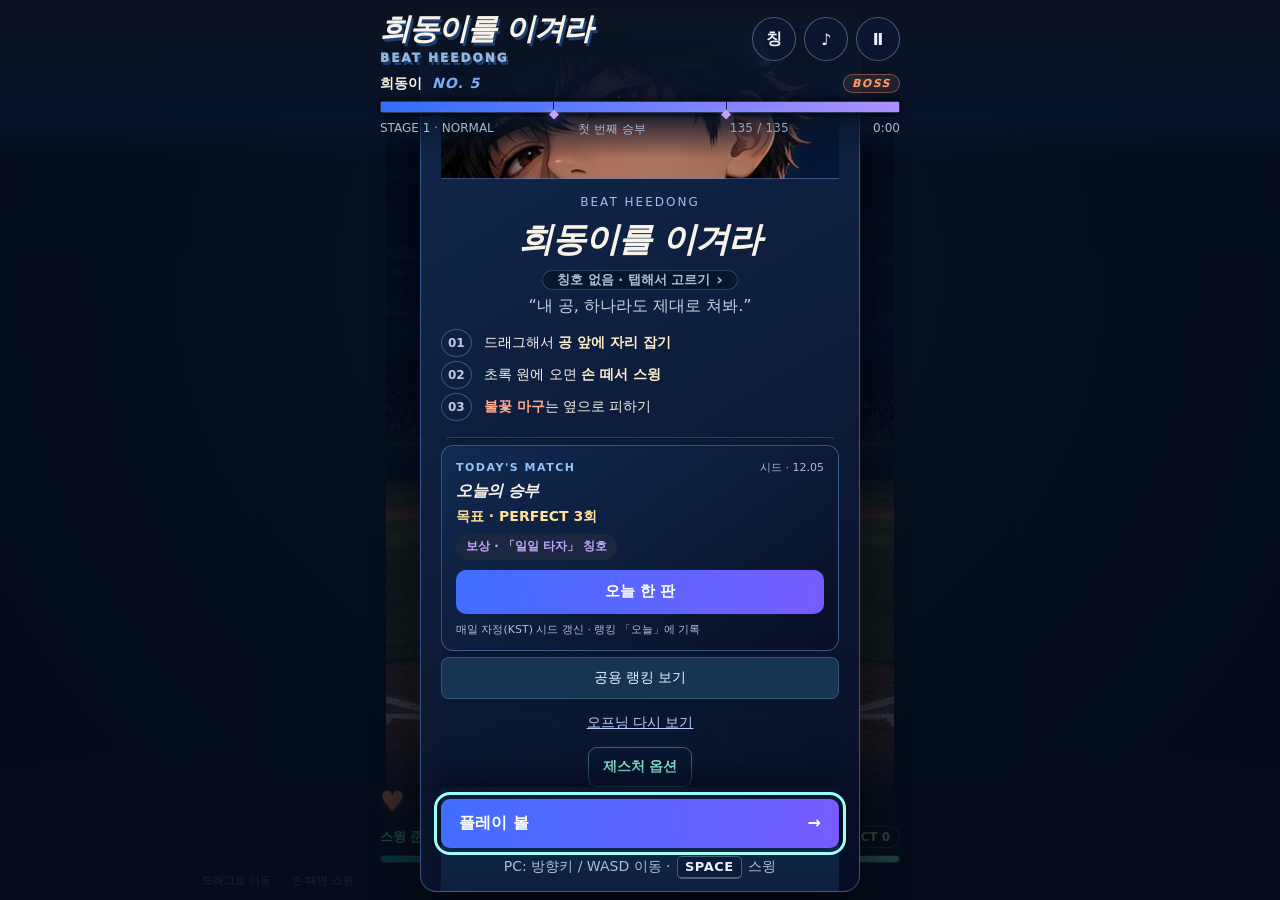
<file: index.html>
<!doctype html>
<html lang="ko">
<head>
<meta charset="UTF-8"><meta name="viewport" content="width=device-width,initial-scale=1,viewport-fit=cover"><meta name="theme-color" content="#081329">
<title>희동이를 이겨라 · 쌍둥이 야구 승부</title><meta name="description" content="희동이와 희원이의 마구를 받아쳐라. 드래그 이동, 손을 떼면 스윙하는 모바일 야구 패링 게임.">
<link rel="icon" href="data:image/svg+xml,%3Csvg xmlns='http://www.w3.org/2000/svg' viewBox='0 0 32 32'%3E%3Crect width='32' height='32' rx='8' fill='%23081329'/%3E%3Ccircle cx='16' cy='16' r='11' fill='%23fff1d5'/%3E%3Cpath d='M9 7Q19 16 9 25M23 7Q13 16 23 25' fill='none' stroke='%23ee775d' stroke-width='2'/%3E%3C/svg%3E">
<link rel="stylesheet" href="style.css"></head>
<body><main id="game">
<canvas id="field" aria-label="친구 투수와 야구 패링 승부. 드래그로 이동하고 손을 떼면 스윙합니다. PC에서는 방향키와 스페이스 키를 사용하세요."></canvas>
<section id="cinematic" class="cinematic hidden" role="dialog" aria-modal="true" aria-label="희동이를 이겨라 오프닝">
<div class="cinematic-top"><span>BEAT HEEDONG · OPENING</span><button type="button" id="cinematic-skip">건너뛰기</button></div>
<div class="cinematic-content"><video id="opening-video" playsinline preload="metadata" poster="storyboard.png" aria-label="희동이를 이겨라 15초 오프닝"></video><div class="cinematic-copy"><small id="cinematic-chapter"></small><h2 id="cinematic-line"></h2><p id="cinematic-sub"></p></div></div>
<div class="cinematic-bottom"><div id="cinematic-progress" aria-label="장면 진행"></div><button type="button" id="cinematic-next">다음 장면 →</button></div></section>
<header><div class="top"><div class="brand">희동이를 이겨라<small>BEAT HEEDONG</small></div><div class="controls"><button type="button" id="titles-open" aria-label="칭호 도감">칭</button><button id="sound" aria-label="효과음 끄기" aria-pressed="true">♪</button><button id="pause" aria-label="일시정지">Ⅱ</button></div></div><div class="boss-label"><span>희동이 <strong>NO. 5</strong></span><span class="boss-tag">BOSS</span></div><div class="bar boss-phase-bar" id="bossbar" role="presentation"><span class="boss-chunk" data-chunk="1"><i></i></span><span class="boss-chunk" data-chunk="2"><i></i></span><span class="boss-chunk" data-chunk="3"><i></i></span><span class="boss-notch" style="left:33.333%" aria-hidden="true"></span><span class="boss-notch" style="left:66.666%" aria-hidden="true"></span></div><div class="meta"><span id="stage">STAGE 1 · NORMAL</span><span id="pitchcount">첫 번째 승부</span><span id="bossvalue">120 / 120</span><span id="clock">0:00</span></div></header>
<div id="pitchcall" role="status"></div><div id="phase-banner" class="phase-banner" hidden aria-live="polite"><strong id="phase-banner-title">PHASE 2</strong><p id="phase-banner-line">희동이: …</p></div><div id="feedback" aria-live="polite"></div>
<footer><div class="scoreline"><div class="score-cluster"><span id="hearts" aria-label="체력 3">♥ ♥ ♥</span><span id="combo"><b>0</b> COMBO</span><span id="combo-mult-chip" class="combo-mult-chip" data-state="idle" aria-label="연타 배율 ×1"><span class="combo-mult-ghost" aria-hidden="true"></span><span class="combo-mult-val">×1</span><span class="combo-mult-sparks" aria-hidden="true"><i></i><i></i><i></i></span></span></div></div><div class="readiness"><span id="ready">스윙 준비</span><span id="hits">PERFECT 0</span></div><div class="coolbar"><i id="cool"></i></div><p>드래그로 이동 <span>·</span> 손 떼면 스윙</p></footer>
<section id="overlay"><div class="panel start-panel"><div class="panel-body"><div class="menu-art" role="img" aria-label="희동이 보스 클로즈업"></div><span class="eyebrow">BEAT HEEDONG</span><h1>희동이를 이겨라</h1><button type="button" id="title-chip" class="title-chip" aria-label="칭호 없음 · 도감 열기"><span class="title-chip-text">칭호 없음 · 탭해서 고르기</span><span class="title-chip-chevron" aria-hidden="true">›</span></button><p class="sub">“내 공, 하나라도 제대로 쳐봐.”</p><div class="rules"><p><b>01</b><span>드래그해서 <strong>공 앞에 자리 잡기</strong></span></p><p><b>02</b><span>초록 원에 오면 <strong>손 떼서 스윙</strong></span></p><p><b>03</b><span><strong class="red">불꽃 마구</strong>는 옆으로 피하기</span></p></div><div id="personal-records"></div><div id="daily-match"></div><button type="button" class="ranking-open" id="ranking-start">공용 랭킹 보기</button><button type="button" id="intro-replay" class="intro-replay">오프닝 다시 보기</button><button type="button" class="gesture-opts-open" id="gesture-opts-start">제스처 옵션</button></div><div class="panel-cta"><button class="primary" id="start" disabled>구장 준비 중…</button><p id="loadnote" class="keyboard">PC: 방향키 / WASD 이동 · <kbd>SPACE</kbd> 스윙</p></div></div></section>
</main><script src="engine.js"></script><script src="records.js"></script><script src="titles.js"></script><script src="daily.js"></script><script src="leaderboard.js"></script><script src="music.js"></script><script src="game.js"></script></body></html>
</file>
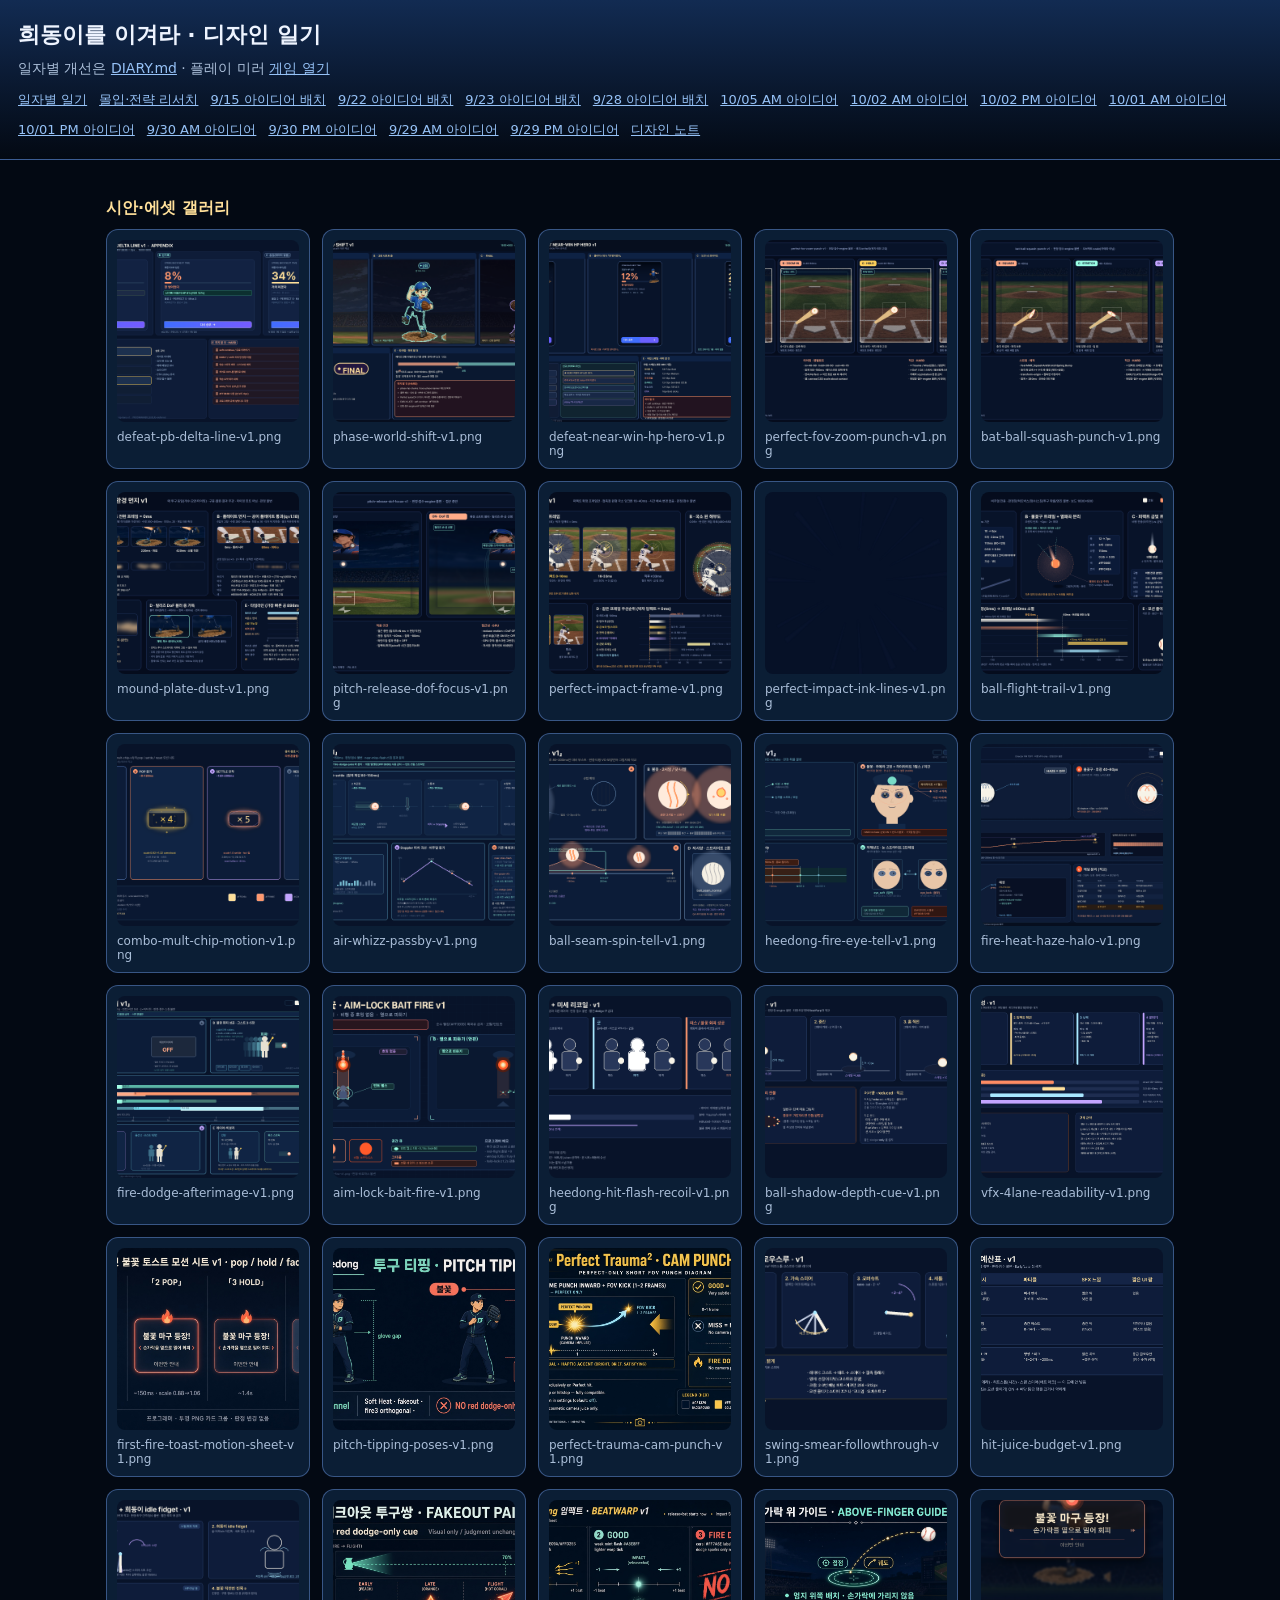
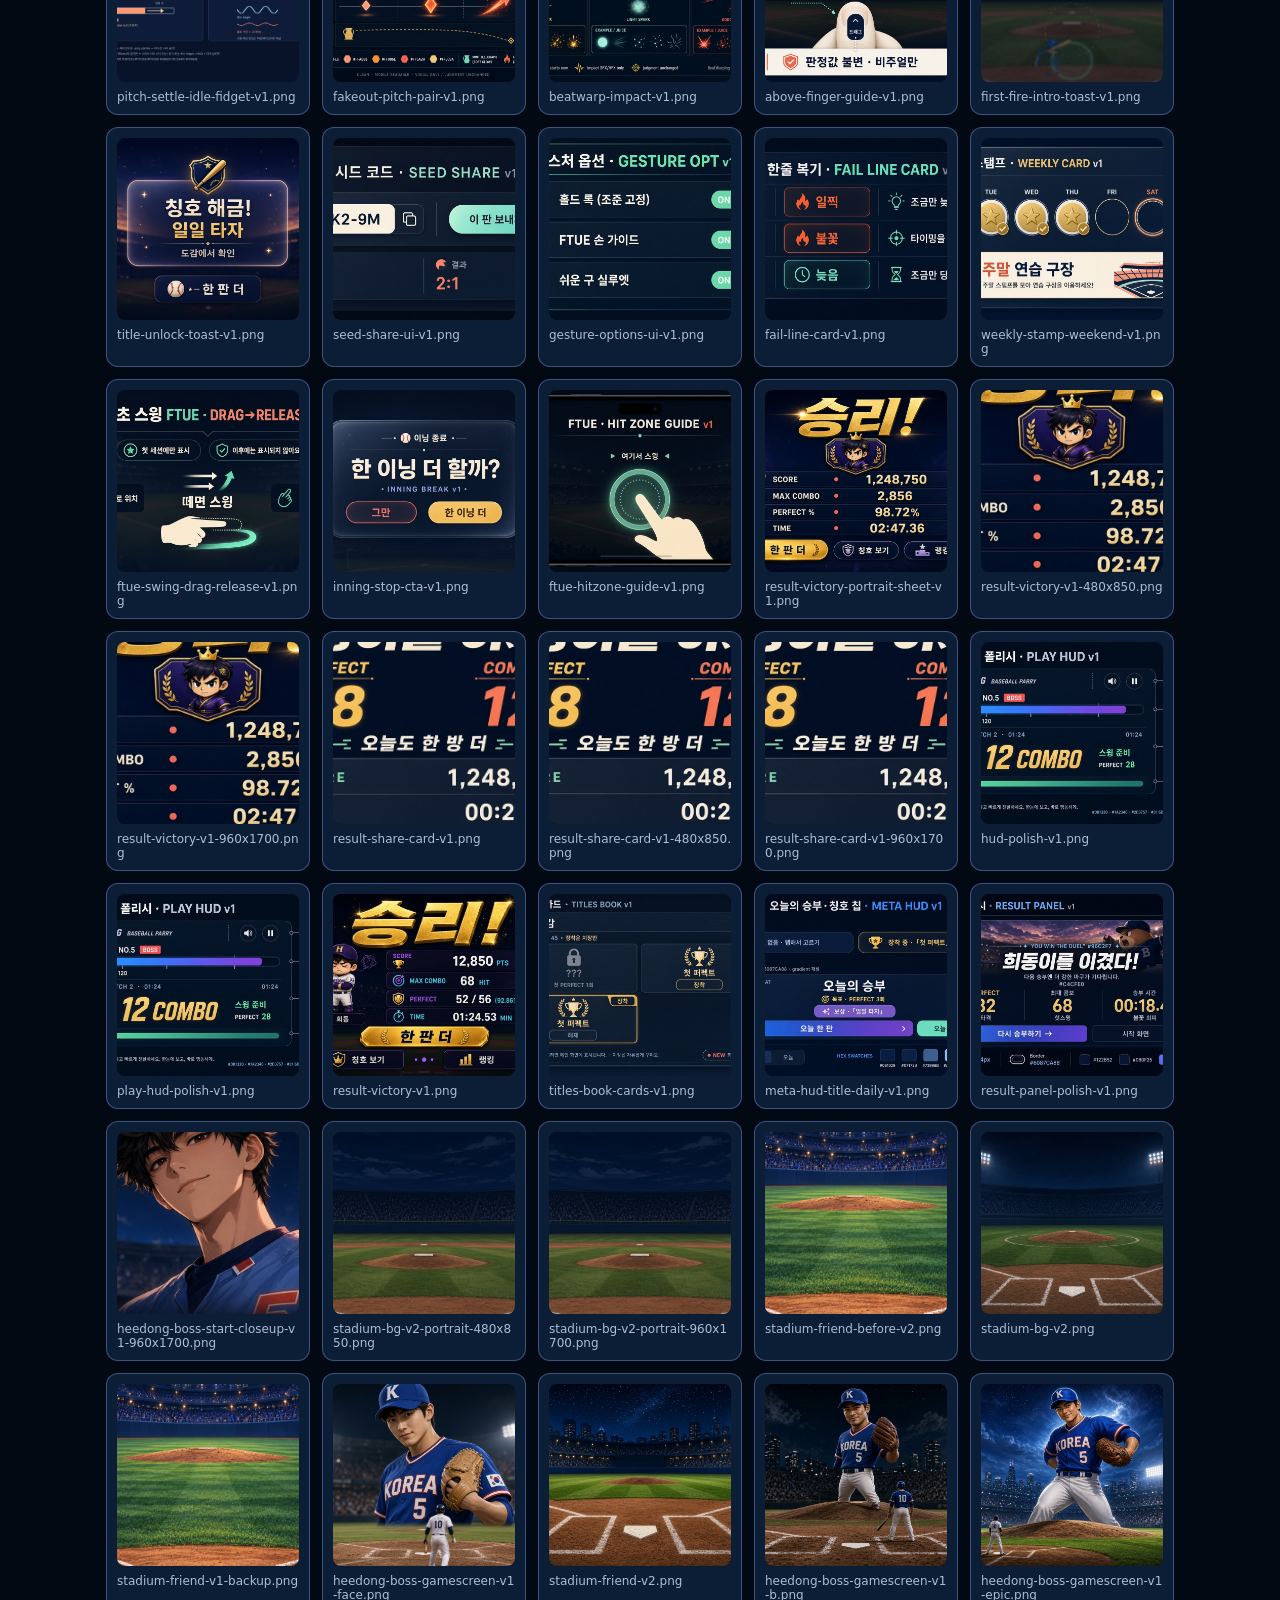
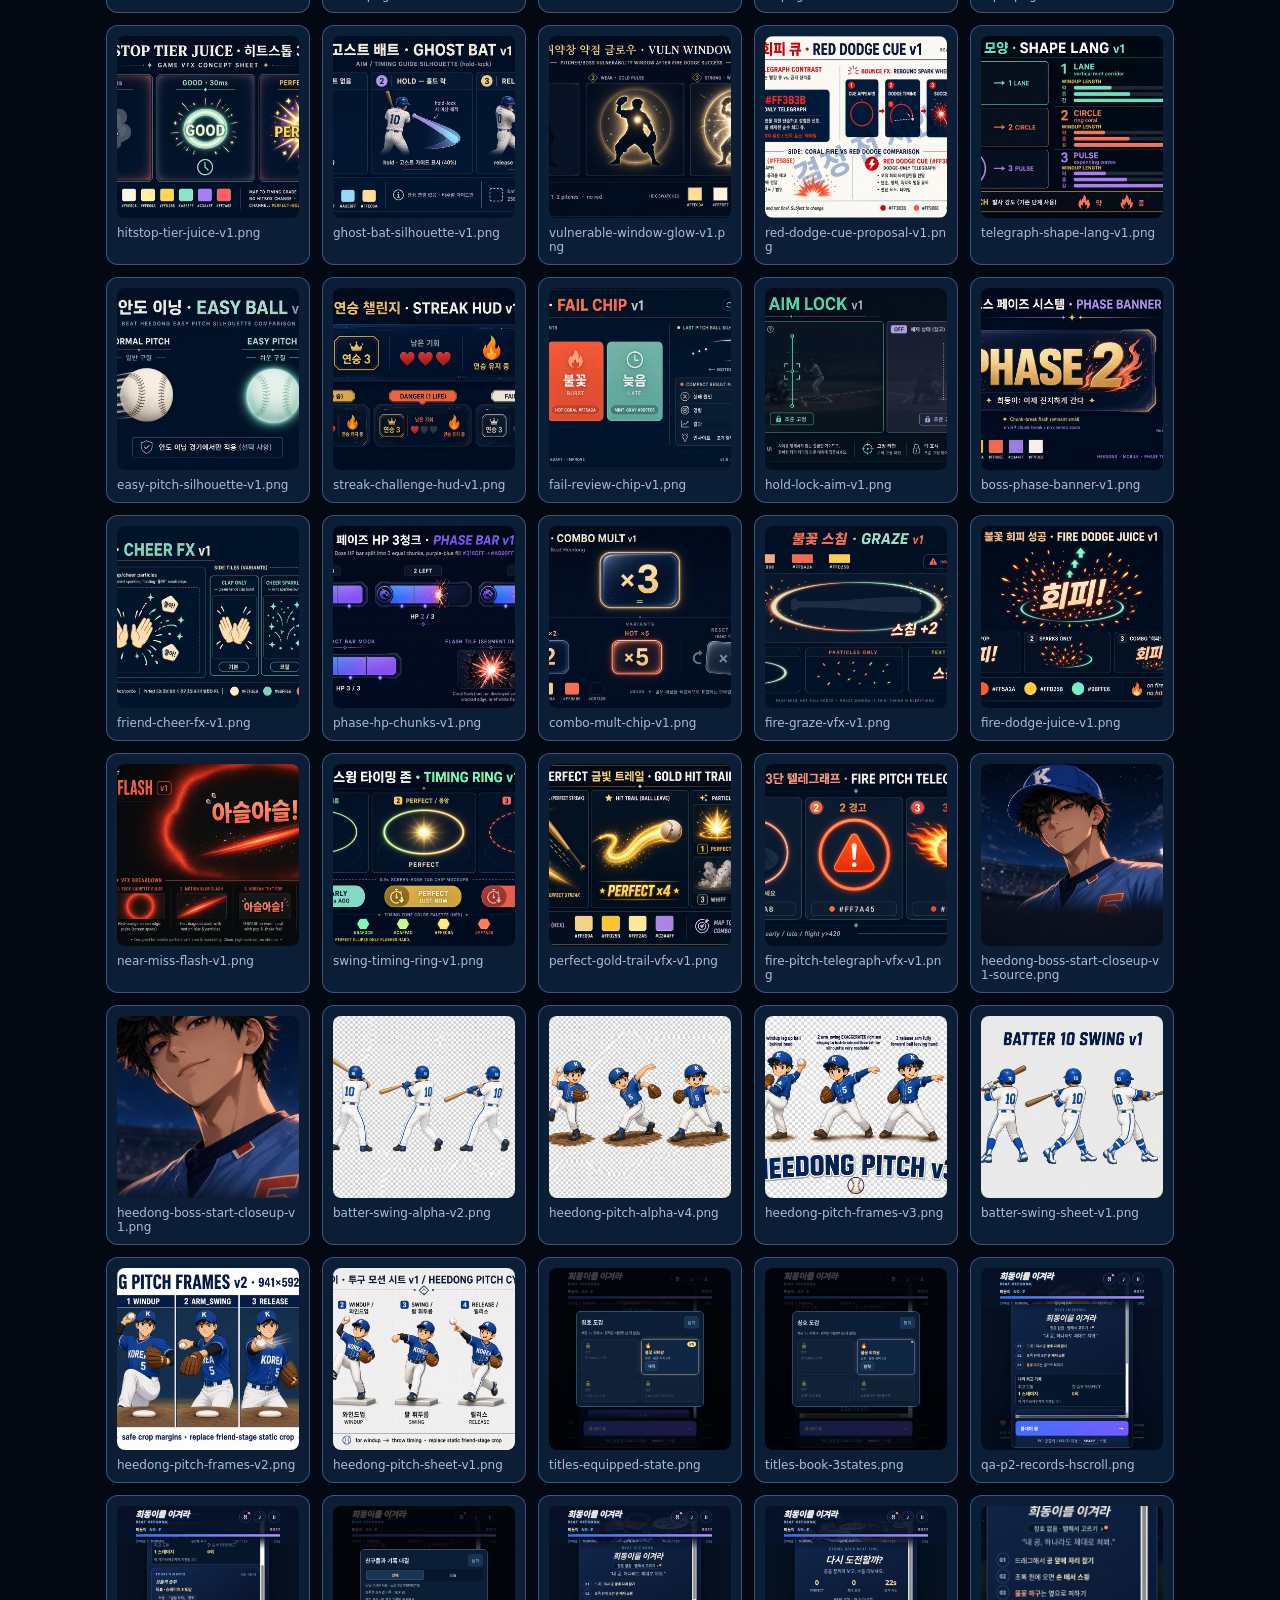
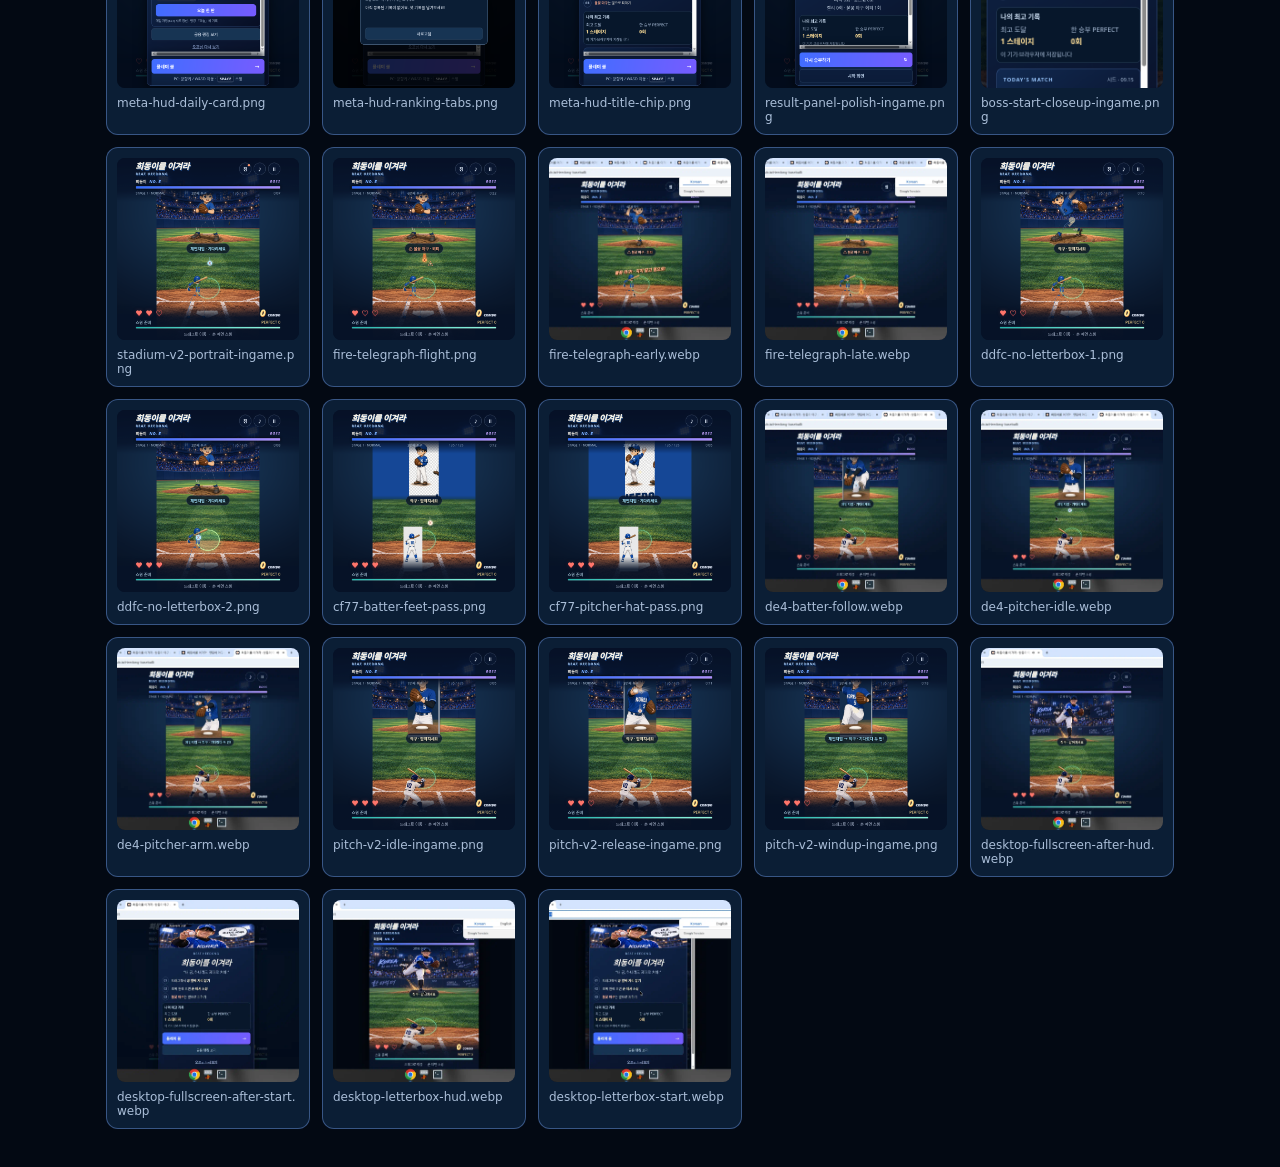
<file: design/index.html>
<!DOCTYPE html>
<html lang="ko">
<head>
<meta charset="utf-8"/>
<meta name="viewport" content="width=device-width, initial-scale=1"/>
<title>희동이를 이겨라 · 디자인 일기 갤러리</title>
<style>
:root{--bg:#030913;--card:#0b1e35;--line:#6087ca88;--text:#eef4ff;--muted:#aabed8;--accent:#ffe09a}
*{box-sizing:border-box}body{margin:0;font-family:system-ui,-apple-system,sans-serif;background:var(--bg);color:var(--text)}
header{padding:20px 18px;border-bottom:1px solid var(--line);background:linear-gradient(180deg,#122b52,#030913)}
h1{margin:0 0 8px;font-size:22px}p{margin:0;color:var(--muted);font-size:14px;line-height:1.5}
a{color:#96c2f7}
nav{display:flex;gap:12px;flex-wrap:wrap;margin-top:12px;font-size:13px}
main{padding:16px;max-width:1100px;margin:0 auto}
.grid{display:grid;grid-template-columns:repeat(auto-fill,minmax(180px,1fr));gap:12px}
.card{display:flex;flex-direction:column;gap:8px;background:var(--card);border:1px solid var(--line);border-radius:12px;padding:10px;text-decoration:none;color:var(--text)}
.card img{width:100%;aspect-ratio:1;object-fit:cover;border-radius:8px;background:#061127}
.card span{font-size:12px;color:var(--muted);word-break:break-all}
section{margin:22px 0}
h2{font-size:16px;color:var(--accent);margin:0 0 10px}
</style>
</head>
<body>
<header>
  <h1>희동이를 이겨라 · 디자인 일기</h1>
  <p>일자별 개선은 <a href="DIARY.md">DIARY.md</a> · 플레이 미러 <a href="../">게임 열기</a></p>
  <nav>
    <a href="DIARY.md">일자별 일기</a>
    <a href="research/immersion-strategy-20260914.md">몰입·전략 리서치</a>
    <a href="research/ideas-batch-20260915.md">9/15 아이디어 배치</a>
    <a href="research/ideas-batch-20260922-pm.md">9/22 아이디어 배치</a>
    <a href="research/ideas-batch-20260923-pm.md">9/23 아이디어 배치</a>
    <a href="research/ideas-batch-20260928-am.md">9/28 아이디어 배치</a>
    <a href="research/ideas-batch-20261005-am.md">10/05 AM 아이디어</a>
    <a href="research/ideas-batch-20261002-am.md">10/02 AM 아이디어</a>
    <a href="research/ideas-batch-20261002-pm.md">10/02 PM 아이디어</a>
    <a href="research/ideas-batch-20261001-am.md">10/01 AM 아이디어</a>
    <a href="research/ideas-batch-20261001-pm.md">10/01 PM 아이디어</a>
    <a href="research/ideas-batch-20260930-am.md">9/30 AM 아이디어</a>
    <a href="research/ideas-batch-20260930-pm.md">9/30 PM 아이디어</a>
    <a href="research/ideas-batch-20260929-am.md">9/29 AM 아이디어</a>
    <a href="research/ideas-batch-20260929-pm.md">9/29 PM 아이디어</a>
    <a href="refs/">디자인 노트</a>
  </nav>
</header>
<main>
  <section>
    <h2>시안·에셋 갤러리</h2>
    <div class="grid">
<a class="card" href="assets/defeat-pb-delta-line-v1.png" target="_blank" rel="noopener">
  <img src="assets/defeat-pb-delta-line-v1.png" alt="defeat-pb-delta-line-v1.png" loading="lazy"/>
  <span>defeat-pb-delta-line-v1.png</span>
</a><a class="card" href="assets/phase-world-shift-v1.png" target="_blank" rel="noopener">
  <img src="assets/phase-world-shift-v1.png" alt="phase-world-shift-v1.png" loading="lazy"/>
  <span>phase-world-shift-v1.png</span>
</a><a class="card" href="assets/defeat-near-win-hp-hero-v1.png" target="_blank" rel="noopener">
  <img src="assets/defeat-near-win-hp-hero-v1.png" alt="defeat-near-win-hp-hero-v1.png" loading="lazy"/>
  <span>defeat-near-win-hp-hero-v1.png</span>
</a><a class="card" href="assets/perfect-fov-zoom-punch-v1.png" target="_blank" rel="noopener">
  <img src="assets/perfect-fov-zoom-punch-v1.png" alt="perfect-fov-zoom-punch-v1.png" loading="lazy"/>
  <span>perfect-fov-zoom-punch-v1.png</span>
</a><a class="card" href="assets/bat-ball-squash-punch-v1.png" target="_blank" rel="noopener">
  <img src="assets/bat-ball-squash-punch-v1.png" alt="bat-ball-squash-punch-v1.png" loading="lazy"/>
  <span>bat-ball-squash-punch-v1.png</span>
</a><a class="card" href="assets/mound-plate-dust-v1.png" target="_blank" rel="noopener">
  <img src="assets/mound-plate-dust-v1.png" alt="mound-plate-dust-v1.png" loading="lazy"/>
  <span>mound-plate-dust-v1.png</span>
</a><a class="card" href="assets/pitch-release-dof-focus-v1.png" target="_blank" rel="noopener">
  <img src="assets/pitch-release-dof-focus-v1.png" alt="pitch-release-dof-focus-v1.png" loading="lazy"/>
  <span>pitch-release-dof-focus-v1.png</span>
</a><a class="card" href="assets/perfect-impact-frame-v1.png" target="_blank" rel="noopener">
  <img src="assets/perfect-impact-frame-v1.png" alt="perfect-impact-frame-v1.png" loading="lazy"/>
  <span>perfect-impact-frame-v1.png</span>
</a><a class="card" href="assets/perfect-impact-ink-lines-v1.png" target="_blank" rel="noopener">
  <img src="assets/perfect-impact-ink-lines-v1.png" alt="perfect-impact-ink-lines-v1.png" loading="lazy"/>
  <span>perfect-impact-ink-lines-v1.png</span>
</a><a class="card" href="assets/ball-flight-trail-v1.png" target="_blank" rel="noopener">
  <img src="assets/ball-flight-trail-v1.png" alt="ball-flight-trail-v1.png" loading="lazy"/>
  <span>ball-flight-trail-v1.png</span>
</a><a class="card" href="assets/combo-mult-chip-motion-v1.png" target="_blank" rel="noopener">
  <img src="assets/combo-mult-chip-motion-v1.png" alt="combo-mult-chip-motion-v1.png" loading="lazy"/>
  <span>combo-mult-chip-motion-v1.png</span>
</a><a class="card" href="assets/air-whizz-passby-v1.png" target="_blank" rel="noopener">
  <img src="assets/air-whizz-passby-v1.png" alt="air-whizz-passby-v1.png" loading="lazy"/>
  <span>air-whizz-passby-v1.png</span>
</a><a class="card" href="assets/ball-seam-spin-tell-v1.png" target="_blank" rel="noopener">
  <img src="assets/ball-seam-spin-tell-v1.png" alt="ball-seam-spin-tell-v1.png" loading="lazy"/>
  <span>ball-seam-spin-tell-v1.png</span>
</a><a class="card" href="assets/heedong-fire-eye-tell-v1.png" target="_blank" rel="noopener">
  <img src="assets/heedong-fire-eye-tell-v1.png" alt="heedong-fire-eye-tell-v1.png" loading="lazy"/>
  <span>heedong-fire-eye-tell-v1.png</span>
</a><a class="card" href="assets/fire-heat-haze-halo-v1.png" target="_blank" rel="noopener">
  <img src="assets/fire-heat-haze-halo-v1.png" alt="fire-heat-haze-halo-v1.png" loading="lazy"/>
  <span>fire-heat-haze-halo-v1.png</span>
</a><a class="card" href="assets/fire-dodge-afterimage-v1.png" target="_blank" rel="noopener">
  <img src="assets/fire-dodge-afterimage-v1.png" alt="fire-dodge-afterimage-v1.png" loading="lazy"/>
  <span>fire-dodge-afterimage-v1.png</span>
</a><a class="card" href="assets/aim-lock-bait-fire-v1.png" target="_blank" rel="noopener">
  <img src="assets/aim-lock-bait-fire-v1.png" alt="aim-lock-bait-fire-v1.png" loading="lazy"/>
  <span>aim-lock-bait-fire-v1.png</span>
</a><a class="card" href="assets/heedong-hit-flash-recoil-v1.png" target="_blank" rel="noopener">
  <img src="assets/heedong-hit-flash-recoil-v1.png" alt="heedong-hit-flash-recoil-v1.png" loading="lazy"/>
  <span>heedong-hit-flash-recoil-v1.png</span>
</a><a class="card" href="assets/ball-shadow-depth-cue-v1.png" target="_blank" rel="noopener">
  <img src="assets/ball-shadow-depth-cue-v1.png" alt="ball-shadow-depth-cue-v1.png" loading="lazy"/>
  <span>ball-shadow-depth-cue-v1.png</span>
</a><a class="card" href="assets/vfx-4lane-readability-v1.png" target="_blank" rel="noopener">
  <img src="assets/vfx-4lane-readability-v1.png" alt="vfx-4lane-readability-v1.png" loading="lazy"/>
  <span>vfx-4lane-readability-v1.png</span>
</a><a class="card" href="assets/first-fire-toast-motion-sheet-v1.png" target="_blank" rel="noopener">
  <img src="assets/first-fire-toast-motion-sheet-v1.png" alt="first-fire-toast-motion-sheet-v1.png" loading="lazy"/>
  <span>first-fire-toast-motion-sheet-v1.png</span>
</a><a class="card" href="assets/pitch-tipping-poses-v1.png" target="_blank" rel="noopener">
  <img src="assets/pitch-tipping-poses-v1.png" alt="pitch-tipping-poses-v1.png" loading="lazy"/>
  <span>pitch-tipping-poses-v1.png</span>
</a><a class="card" href="assets/perfect-trauma-cam-punch-v1.png" target="_blank" rel="noopener">
  <img src="assets/perfect-trauma-cam-punch-v1.png" alt="perfect-trauma-cam-punch-v1.png" loading="lazy"/>
  <span>perfect-trauma-cam-punch-v1.png</span>
</a><a class="card" href="assets/swing-smear-followthrough-v1.png" target="_blank" rel="noopener">
  <img src="assets/swing-smear-followthrough-v1.png" alt="swing-smear-followthrough-v1.png" loading="lazy"/>
  <span>swing-smear-followthrough-v1.png</span>
</a><a class="card" href="assets/hit-juice-budget-v1.png" target="_blank" rel="noopener">
  <img src="assets/hit-juice-budget-v1.png" alt="hit-juice-budget-v1.png" loading="lazy"/>
  <span>hit-juice-budget-v1.png</span>
</a><a class="card" href="assets/pitch-settle-idle-fidget-v1.png" target="_blank" rel="noopener">
  <img src="assets/pitch-settle-idle-fidget-v1.png" alt="pitch-settle-idle-fidget-v1.png" loading="lazy"/>
  <span>pitch-settle-idle-fidget-v1.png</span>
</a><a class="card" href="assets/fakeout-pitch-pair-v1.png" target="_blank" rel="noopener">
  <img src="assets/fakeout-pitch-pair-v1.png" alt="fakeout-pitch-pair-v1.png" loading="lazy"/>
  <span>fakeout-pitch-pair-v1.png</span>
</a><a class="card" href="assets/beatwarp-impact-v1.png" target="_blank" rel="noopener">
  <img src="assets/beatwarp-impact-v1.png" alt="beatwarp-impact-v1.png" loading="lazy"/>
  <span>beatwarp-impact-v1.png</span>
</a><a class="card" href="screens/above-finger-guide-v1.png" target="_blank" rel="noopener">
  <img src="screens/above-finger-guide-v1.png" alt="above-finger-guide-v1.png" loading="lazy"/>
  <span>above-finger-guide-v1.png</span>
</a><a class="card" href="assets/first-fire-intro-toast-v1.png" target="_blank" rel="noopener">
  <img src="assets/first-fire-intro-toast-v1.png" alt="first-fire-intro-toast-v1.png" loading="lazy"/>
  <span>first-fire-intro-toast-v1.png</span>
</a><a class="card" href="assets/title-unlock-toast-v1.png" target="_blank" rel="noopener">
  <img src="assets/title-unlock-toast-v1.png" alt="title-unlock-toast-v1.png" loading="lazy"/>
  <span>title-unlock-toast-v1.png</span>
</a><a class="card" href="screens/seed-share-ui-v1.png" target="_blank" rel="noopener">
  <img src="screens/seed-share-ui-v1.png" alt="seed-share-ui-v1.png" loading="lazy"/>
  <span>seed-share-ui-v1.png</span>
</a><a class="card" href="screens/gesture-options-ui-v1.png" target="_blank" rel="noopener">
  <img src="screens/gesture-options-ui-v1.png" alt="gesture-options-ui-v1.png" loading="lazy"/>
  <span>gesture-options-ui-v1.png</span>
</a><a class="card" href="screens/fail-line-card-v1.png" target="_blank" rel="noopener">
  <img src="screens/fail-line-card-v1.png" alt="fail-line-card-v1.png" loading="lazy"/>
  <span>fail-line-card-v1.png</span>
</a><a class="card" href="screens/weekly-stamp-weekend-v1.png" target="_blank" rel="noopener">
  <img src="screens/weekly-stamp-weekend-v1.png" alt="weekly-stamp-weekend-v1.png" loading="lazy"/>
  <span>weekly-stamp-weekend-v1.png</span>
</a><a class="card" href="screens/ftue-swing-drag-release-v1.png" target="_blank" rel="noopener">
  <img src="screens/ftue-swing-drag-release-v1.png" alt="ftue-swing-drag-release-v1.png" loading="lazy"/>
  <span>ftue-swing-drag-release-v1.png</span>
</a><a class="card" href="screens/inning-stop-cta-v1.png" target="_blank" rel="noopener">
  <img src="screens/inning-stop-cta-v1.png" alt="inning-stop-cta-v1.png" loading="lazy"/>
  <span>inning-stop-cta-v1.png</span>
</a><a class="card" href="screens/ftue-hitzone-guide-v1.png" target="_blank" rel="noopener">
  <img src="screens/ftue-hitzone-guide-v1.png" alt="ftue-hitzone-guide-v1.png" loading="lazy"/>
  <span>ftue-hitzone-guide-v1.png</span>
</a><a class="card" href="screens/result-victory-portrait-sheet-v1.png" target="_blank" rel="noopener">
  <img src="screens/result-victory-portrait-sheet-v1.png" alt="result-victory-portrait-sheet-v1.png" loading="lazy"/>
  <span>result-victory-portrait-sheet-v1.png</span>
</a><a class="card" href="screens/result-victory-v1-480x850.png" target="_blank" rel="noopener">
  <img src="screens/result-victory-v1-480x850.png" alt="result-victory-v1-480x850.png" loading="lazy"/>
  <span>result-victory-v1-480x850.png</span>
</a><a class="card" href="screens/result-victory-v1-960x1700.png" target="_blank" rel="noopener">
  <img src="screens/result-victory-v1-960x1700.png" alt="result-victory-v1-960x1700.png" loading="lazy"/>
  <span>result-victory-v1-960x1700.png</span>
</a><a class="card" href="screens/result-share-card-v1.png" target="_blank" rel="noopener">
  <img src="screens/result-share-card-v1.png" alt="result-share-card-v1.png" loading="lazy"/>
  <span>result-share-card-v1.png</span>
</a><a class="card" href="screens/result-share-card-v1-480x850.png" target="_blank" rel="noopener">
  <img src="screens/result-share-card-v1-480x850.png" alt="result-share-card-v1-480x850.png" loading="lazy"/>
  <span>result-share-card-v1-480x850.png</span>
</a><a class="card" href="screens/result-share-card-v1-960x1700.png" target="_blank" rel="noopener">
  <img src="screens/result-share-card-v1-960x1700.png" alt="result-share-card-v1-960x1700.png" loading="lazy"/>
  <span>result-share-card-v1-960x1700.png</span>
</a><a class="card" href="screens/hud-polish-v1.png" target="_blank" rel="noopener">
  <img src="screens/hud-polish-v1.png" alt="hud-polish-v1.png" loading="lazy"/>
  <span>hud-polish-v1.png</span>
</a><a class="card" href="screens/play-hud-polish-v1.png" target="_blank" rel="noopener">
  <img src="screens/play-hud-polish-v1.png" alt="play-hud-polish-v1.png" loading="lazy"/>
  <span>play-hud-polish-v1.png</span>
</a><a class="card" href="screens/result-victory-v1.png" target="_blank" rel="noopener">
  <img src="screens/result-victory-v1.png" alt="result-victory-v1.png" loading="lazy"/>
  <span>result-victory-v1.png</span>
</a><a class="card" href="screens/titles-book-cards-v1.png" target="_blank" rel="noopener">
  <img src="screens/titles-book-cards-v1.png" alt="titles-book-cards-v1.png" loading="lazy"/>
  <span>titles-book-cards-v1.png</span>
</a><a class="card" href="screens/meta-hud-title-daily-v1.png" target="_blank" rel="noopener">
  <img src="screens/meta-hud-title-daily-v1.png" alt="meta-hud-title-daily-v1.png" loading="lazy"/>
  <span>meta-hud-title-daily-v1.png</span>
</a><a class="card" href="screens/result-panel-polish-v1.png" target="_blank" rel="noopener">
  <img src="screens/result-panel-polish-v1.png" alt="result-panel-polish-v1.png" loading="lazy"/>
  <span>result-panel-polish-v1.png</span>
</a><a class="card" href="screens/heedong-boss-start-closeup-v1-960x1700.png" target="_blank" rel="noopener">
  <img src="screens/heedong-boss-start-closeup-v1-960x1700.png" alt="heedong-boss-start-closeup-v1-960x1700.png" loading="lazy"/>
  <span>heedong-boss-start-closeup-v1-960x1700.png</span>
</a><a class="card" href="screens/stadium-bg-v2-portrait-480x850.png" target="_blank" rel="noopener">
  <img src="screens/stadium-bg-v2-portrait-480x850.png" alt="stadium-bg-v2-portrait-480x850.png" loading="lazy"/>
  <span>stadium-bg-v2-portrait-480x850.png</span>
</a><a class="card" href="screens/stadium-bg-v2-portrait-960x1700.png" target="_blank" rel="noopener">
  <img src="screens/stadium-bg-v2-portrait-960x1700.png" alt="stadium-bg-v2-portrait-960x1700.png" loading="lazy"/>
  <span>stadium-bg-v2-portrait-960x1700.png</span>
</a><a class="card" href="screens/stadium-friend-before-v2.png" target="_blank" rel="noopener">
  <img src="screens/stadium-friend-before-v2.png" alt="stadium-friend-before-v2.png" loading="lazy"/>
  <span>stadium-friend-before-v2.png</span>
</a><a class="card" href="screens/stadium-bg-v2.png" target="_blank" rel="noopener">
  <img src="screens/stadium-bg-v2.png" alt="stadium-bg-v2.png" loading="lazy"/>
  <span>stadium-bg-v2.png</span>
</a><a class="card" href="screens/stadium-friend-v1-backup.png" target="_blank" rel="noopener">
  <img src="screens/stadium-friend-v1-backup.png" alt="stadium-friend-v1-backup.png" loading="lazy"/>
  <span>stadium-friend-v1-backup.png</span>
</a><a class="card" href="screens/heedong-boss-gamescreen-v1-face.png" target="_blank" rel="noopener">
  <img src="screens/heedong-boss-gamescreen-v1-face.png" alt="heedong-boss-gamescreen-v1-face.png" loading="lazy"/>
  <span>heedong-boss-gamescreen-v1-face.png</span>
</a><a class="card" href="screens/stadium-friend-v2.png" target="_blank" rel="noopener">
  <img src="screens/stadium-friend-v2.png" alt="stadium-friend-v2.png" loading="lazy"/>
  <span>stadium-friend-v2.png</span>
</a><a class="card" href="screens/heedong-boss-gamescreen-v1-b.png" target="_blank" rel="noopener">
  <img src="screens/heedong-boss-gamescreen-v1-b.png" alt="heedong-boss-gamescreen-v1-b.png" loading="lazy"/>
  <span>heedong-boss-gamescreen-v1-b.png</span>
</a><a class="card" href="screens/heedong-boss-gamescreen-v1-epic.png" target="_blank" rel="noopener">
  <img src="screens/heedong-boss-gamescreen-v1-epic.png" alt="heedong-boss-gamescreen-v1-epic.png" loading="lazy"/>
  <span>heedong-boss-gamescreen-v1-epic.png</span>
</a><a class="card" href="assets/hitstop-tier-juice-v1.png" target="_blank" rel="noopener">
  <img src="assets/hitstop-tier-juice-v1.png" alt="hitstop-tier-juice-v1.png" loading="lazy"/>
  <span>hitstop-tier-juice-v1.png</span>
</a><a class="card" href="assets/ghost-bat-silhouette-v1.png" target="_blank" rel="noopener">
  <img src="assets/ghost-bat-silhouette-v1.png" alt="ghost-bat-silhouette-v1.png" loading="lazy"/>
  <span>ghost-bat-silhouette-v1.png</span>
</a><a class="card" href="assets/vulnerable-window-glow-v1.png" target="_blank" rel="noopener">
  <img src="assets/vulnerable-window-glow-v1.png" alt="vulnerable-window-glow-v1.png" loading="lazy"/>
  <span>vulnerable-window-glow-v1.png</span>
</a><a class="card" href="assets/red-dodge-cue-proposal-v1.png" target="_blank" rel="noopener">
  <img src="assets/red-dodge-cue-proposal-v1.png" alt="red-dodge-cue-proposal-v1.png" loading="lazy"/>
  <span>red-dodge-cue-proposal-v1.png</span>
</a><a class="card" href="assets/telegraph-shape-lang-v1.png" target="_blank" rel="noopener">
  <img src="assets/telegraph-shape-lang-v1.png" alt="telegraph-shape-lang-v1.png" loading="lazy"/>
  <span>telegraph-shape-lang-v1.png</span>
</a><a class="card" href="assets/easy-pitch-silhouette-v1.png" target="_blank" rel="noopener">
  <img src="assets/easy-pitch-silhouette-v1.png" alt="easy-pitch-silhouette-v1.png" loading="lazy"/>
  <span>easy-pitch-silhouette-v1.png</span>
</a><a class="card" href="assets/streak-challenge-hud-v1.png" target="_blank" rel="noopener">
  <img src="assets/streak-challenge-hud-v1.png" alt="streak-challenge-hud-v1.png" loading="lazy"/>
  <span>streak-challenge-hud-v1.png</span>
</a><a class="card" href="assets/fail-review-chip-v1.png" target="_blank" rel="noopener">
  <img src="assets/fail-review-chip-v1.png" alt="fail-review-chip-v1.png" loading="lazy"/>
  <span>fail-review-chip-v1.png</span>
</a><a class="card" href="assets/hold-lock-aim-v1.png" target="_blank" rel="noopener">
  <img src="assets/hold-lock-aim-v1.png" alt="hold-lock-aim-v1.png" loading="lazy"/>
  <span>hold-lock-aim-v1.png</span>
</a><a class="card" href="assets/boss-phase-banner-v1.png" target="_blank" rel="noopener">
  <img src="assets/boss-phase-banner-v1.png" alt="boss-phase-banner-v1.png" loading="lazy"/>
  <span>boss-phase-banner-v1.png</span>
</a><a class="card" href="assets/friend-cheer-fx-v1.png" target="_blank" rel="noopener">
  <img src="assets/friend-cheer-fx-v1.png" alt="friend-cheer-fx-v1.png" loading="lazy"/>
  <span>friend-cheer-fx-v1.png</span>
</a><a class="card" href="assets/phase-hp-chunks-v1.png" target="_blank" rel="noopener">
  <img src="assets/phase-hp-chunks-v1.png" alt="phase-hp-chunks-v1.png" loading="lazy"/>
  <span>phase-hp-chunks-v1.png</span>
</a><a class="card" href="assets/combo-mult-chip-v1.png" target="_blank" rel="noopener">
  <img src="assets/combo-mult-chip-v1.png" alt="combo-mult-chip-v1.png" loading="lazy"/>
  <span>combo-mult-chip-v1.png</span>
</a><a class="card" href="assets/fire-graze-vfx-v1.png" target="_blank" rel="noopener">
  <img src="assets/fire-graze-vfx-v1.png" alt="fire-graze-vfx-v1.png" loading="lazy"/>
  <span>fire-graze-vfx-v1.png</span>
</a><a class="card" href="assets/fire-dodge-juice-v1.png" target="_blank" rel="noopener">
  <img src="assets/fire-dodge-juice-v1.png" alt="fire-dodge-juice-v1.png" loading="lazy"/>
  <span>fire-dodge-juice-v1.png</span>
</a><a class="card" href="assets/near-miss-flash-v1.png" target="_blank" rel="noopener">
  <img src="assets/near-miss-flash-v1.png" alt="near-miss-flash-v1.png" loading="lazy"/>
  <span>near-miss-flash-v1.png</span>
</a><a class="card" href="assets/swing-timing-ring-v1.png" target="_blank" rel="noopener">
  <img src="assets/swing-timing-ring-v1.png" alt="swing-timing-ring-v1.png" loading="lazy"/>
  <span>swing-timing-ring-v1.png</span>
</a><a class="card" href="assets/perfect-gold-trail-vfx-v1.png" target="_blank" rel="noopener">
  <img src="assets/perfect-gold-trail-vfx-v1.png" alt="perfect-gold-trail-vfx-v1.png" loading="lazy"/>
  <span>perfect-gold-trail-vfx-v1.png</span>
</a><a class="card" href="assets/fire-pitch-telegraph-vfx-v1.png" target="_blank" rel="noopener">
  <img src="assets/fire-pitch-telegraph-vfx-v1.png" alt="fire-pitch-telegraph-vfx-v1.png" loading="lazy"/>
  <span>fire-pitch-telegraph-vfx-v1.png</span>
</a><a class="card" href="characters/heedong-boss-start-closeup-v1-source.png" target="_blank" rel="noopener">
  <img src="characters/heedong-boss-start-closeup-v1-source.png" alt="heedong-boss-start-closeup-v1-source.png" loading="lazy"/>
  <span>heedong-boss-start-closeup-v1-source.png</span>
</a><a class="card" href="characters/heedong-boss-start-closeup-v1.png" target="_blank" rel="noopener">
  <img src="characters/heedong-boss-start-closeup-v1.png" alt="heedong-boss-start-closeup-v1.png" loading="lazy"/>
  <span>heedong-boss-start-closeup-v1.png</span>
</a><a class="card" href="characters/batter-swing-alpha-v2.png" target="_blank" rel="noopener">
  <img src="characters/batter-swing-alpha-v2.png" alt="batter-swing-alpha-v2.png" loading="lazy"/>
  <span>batter-swing-alpha-v2.png</span>
</a><a class="card" href="characters/heedong-pitch-alpha-v4.png" target="_blank" rel="noopener">
  <img src="characters/heedong-pitch-alpha-v4.png" alt="heedong-pitch-alpha-v4.png" loading="lazy"/>
  <span>heedong-pitch-alpha-v4.png</span>
</a><a class="card" href="characters/heedong-pitch-frames-v3.png" target="_blank" rel="noopener">
  <img src="characters/heedong-pitch-frames-v3.png" alt="heedong-pitch-frames-v3.png" loading="lazy"/>
  <span>heedong-pitch-frames-v3.png</span>
</a><a class="card" href="characters/batter-swing-sheet-v1.png" target="_blank" rel="noopener">
  <img src="characters/batter-swing-sheet-v1.png" alt="batter-swing-sheet-v1.png" loading="lazy"/>
  <span>batter-swing-sheet-v1.png</span>
</a><a class="card" href="characters/heedong-pitch-frames-v2.png" target="_blank" rel="noopener">
  <img src="characters/heedong-pitch-frames-v2.png" alt="heedong-pitch-frames-v2.png" loading="lazy"/>
  <span>heedong-pitch-frames-v2.png</span>
</a><a class="card" href="characters/heedong-pitch-sheet-v1.png" target="_blank" rel="noopener">
  <img src="characters/heedong-pitch-sheet-v1.png" alt="heedong-pitch-sheet-v1.png" loading="lazy"/>
  <span>heedong-pitch-sheet-v1.png</span>
</a><a class="card" href="evidence/titles-equipped-state.png" target="_blank" rel="noopener">
  <img src="evidence/titles-equipped-state.png" alt="titles-equipped-state.png" loading="lazy"/>
  <span>titles-equipped-state.png</span>
</a><a class="card" href="evidence/titles-book-3states.png" target="_blank" rel="noopener">
  <img src="evidence/titles-book-3states.png" alt="titles-book-3states.png" loading="lazy"/>
  <span>titles-book-3states.png</span>
</a><a class="card" href="evidence/qa-p2-records-hscroll.png" target="_blank" rel="noopener">
  <img src="evidence/qa-p2-records-hscroll.png" alt="qa-p2-records-hscroll.png" loading="lazy"/>
  <span>qa-p2-records-hscroll.png</span>
</a><a class="card" href="evidence/meta-hud-daily-card.png" target="_blank" rel="noopener">
  <img src="evidence/meta-hud-daily-card.png" alt="meta-hud-daily-card.png" loading="lazy"/>
  <span>meta-hud-daily-card.png</span>
</a><a class="card" href="evidence/meta-hud-ranking-tabs.png" target="_blank" rel="noopener">
  <img src="evidence/meta-hud-ranking-tabs.png" alt="meta-hud-ranking-tabs.png" loading="lazy"/>
  <span>meta-hud-ranking-tabs.png</span>
</a><a class="card" href="evidence/meta-hud-title-chip.png" target="_blank" rel="noopener">
  <img src="evidence/meta-hud-title-chip.png" alt="meta-hud-title-chip.png" loading="lazy"/>
  <span>meta-hud-title-chip.png</span>
</a><a class="card" href="evidence/result-panel-polish-ingame.png" target="_blank" rel="noopener">
  <img src="evidence/result-panel-polish-ingame.png" alt="result-panel-polish-ingame.png" loading="lazy"/>
  <span>result-panel-polish-ingame.png</span>
</a><a class="card" href="evidence/boss-start-closeup-ingame.png" target="_blank" rel="noopener">
  <img src="evidence/boss-start-closeup-ingame.png" alt="boss-start-closeup-ingame.png" loading="lazy"/>
  <span>boss-start-closeup-ingame.png</span>
</a><a class="card" href="evidence/stadium-v2-portrait-ingame.png" target="_blank" rel="noopener">
  <img src="evidence/stadium-v2-portrait-ingame.png" alt="stadium-v2-portrait-ingame.png" loading="lazy"/>
  <span>stadium-v2-portrait-ingame.png</span>
</a><a class="card" href="evidence/fire-telegraph-flight.png" target="_blank" rel="noopener">
  <img src="evidence/fire-telegraph-flight.png" alt="fire-telegraph-flight.png" loading="lazy"/>
  <span>fire-telegraph-flight.png</span>
</a><a class="card" href="evidence/fire-telegraph-early.webp" target="_blank" rel="noopener">
  <img src="evidence/fire-telegraph-early.webp" alt="fire-telegraph-early.webp" loading="lazy"/>
  <span>fire-telegraph-early.webp</span>
</a><a class="card" href="evidence/fire-telegraph-late.webp" target="_blank" rel="noopener">
  <img src="evidence/fire-telegraph-late.webp" alt="fire-telegraph-late.webp" loading="lazy"/>
  <span>fire-telegraph-late.webp</span>
</a><a class="card" href="evidence/ddfc-no-letterbox-1.png" target="_blank" rel="noopener">
  <img src="evidence/ddfc-no-letterbox-1.png" alt="ddfc-no-letterbox-1.png" loading="lazy"/>
  <span>ddfc-no-letterbox-1.png</span>
</a><a class="card" href="evidence/ddfc-no-letterbox-2.png" target="_blank" rel="noopener">
  <img src="evidence/ddfc-no-letterbox-2.png" alt="ddfc-no-letterbox-2.png" loading="lazy"/>
  <span>ddfc-no-letterbox-2.png</span>
</a><a class="card" href="evidence/cf77-batter-feet-pass.png" target="_blank" rel="noopener">
  <img src="evidence/cf77-batter-feet-pass.png" alt="cf77-batter-feet-pass.png" loading="lazy"/>
  <span>cf77-batter-feet-pass.png</span>
</a><a class="card" href="evidence/cf77-pitcher-hat-pass.png" target="_blank" rel="noopener">
  <img src="evidence/cf77-pitcher-hat-pass.png" alt="cf77-pitcher-hat-pass.png" loading="lazy"/>
  <span>cf77-pitcher-hat-pass.png</span>
</a><a class="card" href="evidence/de4-batter-follow.webp" target="_blank" rel="noopener">
  <img src="evidence/de4-batter-follow.webp" alt="de4-batter-follow.webp" loading="lazy"/>
  <span>de4-batter-follow.webp</span>
</a><a class="card" href="evidence/de4-pitcher-idle.webp" target="_blank" rel="noopener">
  <img src="evidence/de4-pitcher-idle.webp" alt="de4-pitcher-idle.webp" loading="lazy"/>
  <span>de4-pitcher-idle.webp</span>
</a><a class="card" href="evidence/de4-pitcher-arm.webp" target="_blank" rel="noopener">
  <img src="evidence/de4-pitcher-arm.webp" alt="de4-pitcher-arm.webp" loading="lazy"/>
  <span>de4-pitcher-arm.webp</span>
</a><a class="card" href="evidence/pitch-v2-idle-ingame.png" target="_blank" rel="noopener">
  <img src="evidence/pitch-v2-idle-ingame.png" alt="pitch-v2-idle-ingame.png" loading="lazy"/>
  <span>pitch-v2-idle-ingame.png</span>
</a><a class="card" href="evidence/pitch-v2-release-ingame.png" target="_blank" rel="noopener">
  <img src="evidence/pitch-v2-release-ingame.png" alt="pitch-v2-release-ingame.png" loading="lazy"/>
  <span>pitch-v2-release-ingame.png</span>
</a><a class="card" href="evidence/pitch-v2-windup-ingame.png" target="_blank" rel="noopener">
  <img src="evidence/pitch-v2-windup-ingame.png" alt="pitch-v2-windup-ingame.png" loading="lazy"/>
  <span>pitch-v2-windup-ingame.png</span>
</a><a class="card" href="evidence/desktop-fullscreen-after-hud.webp" target="_blank" rel="noopener">
  <img src="evidence/desktop-fullscreen-after-hud.webp" alt="desktop-fullscreen-after-hud.webp" loading="lazy"/>
  <span>desktop-fullscreen-after-hud.webp</span>
</a><a class="card" href="evidence/desktop-fullscreen-after-start.webp" target="_blank" rel="noopener">
  <img src="evidence/desktop-fullscreen-after-start.webp" alt="desktop-fullscreen-after-start.webp" loading="lazy"/>
  <span>desktop-fullscreen-after-start.webp</span>
</a><a class="card" href="evidence/desktop-letterbox-hud.webp" target="_blank" rel="noopener">
  <img src="evidence/desktop-letterbox-hud.webp" alt="desktop-letterbox-hud.webp" loading="lazy"/>
  <span>desktop-letterbox-hud.webp</span>
</a><a class="card" href="evidence/desktop-letterbox-start.webp" target="_blank" rel="noopener">
  <img src="evidence/desktop-letterbox-start.webp" alt="desktop-letterbox-start.webp" loading="lazy"/>
  <span>desktop-letterbox-start.webp</span>
</a>
    </div>
  </section>
</main>
</body>
</html>
</file>
<file: style.css>
*{box-sizing:border-box}html,body{margin:0;width:100%;height:100%;background:#030913;color:#f7f3e8;font-family:system-ui,-apple-system,'Segoe UI',sans-serif;overscroll-behavior:none;overflow:hidden}body{display:block}button{font:inherit;cursor:pointer;touch-action:manipulation}button:focus-visible{outline:3px solid #9ffff2;outline-offset:4px}button:disabled{opacity:.7;cursor:wait}#game{position:relative;width:100%;height:100dvh;max-width:none;max-height:none;overflow:hidden;background:radial-gradient(ellipse at 50% 30%,#1a3a5c 0%,#0a182d 55%,#030913 100%);user-select:none;box-shadow:none}#field,canvas#field{position:absolute;inset:0;margin:auto;display:block;height:100%;width:auto;max-width:none;aspect-ratio:480/850;touch-action:none}@media (max-aspect-ratio:480/850){#field,canvas#field{width:100%;height:auto;max-height:100%}}header{position:absolute;top:0;left:0;width:100%;padding:max(15px,env(safe-area-inset-top)) 24px 22px;background:linear-gradient(#071127f7,#08152cdd 75%,transparent);pointer-events:none}.top{display:flex;align-items:center;justify-content:space-between;margin-bottom:14px}.brand{font-size:32px;line-height:1;font-weight:1000;font-style:italic;letter-spacing:-2px;transform:skew(-5deg);text-shadow:2px 3px #1c4072}.brand small{display:block;font-size:8px;letter-spacing:3px;color:#95b5dc;font-style:normal;margin-top:8px;transform:skew(5deg)}.controls{display:flex;gap:8px;pointer-events:auto}.controls button{border:1px solid #c7ddf355;width:36px;height:36px;background:#0b1936a0;color:#e8f2ff;border-radius:50%;font-weight:800}.boss-label{display:flex;justify-content:space-between;align-items:center;font-size:13px;margin:0 0 7px;font-weight:700}.boss-label strong{color:#79aeff;font-style:italic;margin-left:7px;letter-spacing:1px}.boss-tag{font-size:10px;color:#ff986e;font-style:italic;letter-spacing:2px}.bar{height:10px;border:1px solid #e5c99666;border-radius:3px;background:#040812a0;overflow:hidden;box-shadow:0 0 8px #000}.bar i{height:100%;width:100%;display:block;background:linear-gradient(90deg,#e87c29,#ffd069);box-shadow:0 0 10px #ffb255;transition:width .16s ease-out}.meta{display:flex;justify-content:space-between;font-size:9px;letter-spacing:1px;color:#a4b9d1;margin-top:7px;font-variant-numeric:tabular-nums}#bossvalue{opacity:.7}footer{position:absolute;bottom:0;width:100%;padding:20px 25px max(12px,env(safe-area-inset-bottom));background:linear-gradient(transparent,#071328e8 35%,#071328fc);pointer-events:none}.scoreline{display:flex;justify-content:space-between;align-items:center;margin-bottom:8px;height:44px}#hearts{font-size:27px;letter-spacing:3px;color:#ff766b;text-shadow:0 2px 1px #7d2433,0 0 15px #e85b5040}#combo{font-size:13px;font-weight:900;font-style:italic;letter-spacing:-.4px;color:#e7efff}#combo b{font-size:44px;line-height:1;color:#ffe597;margin-right:5px;text-shadow:1px 2px #c36828}.readiness{display:flex;justify-content:space-between;margin-bottom:6px;font-size:11px;color:#bddef2}#hits{font-size:10px;color:#ffdc90}.coolbar{height:7px;border:1px solid #bad6dc66;overflow:hidden;border-radius:10px;background:#071122}.coolbar i{display:block;height:100%;width:100%;background:linear-gradient(90deg,#25b9b0,#9bffe6)}footer p{font-size:11px;color:#b6c2d9;text-align:center;margin:9px 0 0}footer p span{color:#7191aa;margin:0 5px}#pitchcall{position:absolute;top:47%;left:0;width:100%;text-align:center;pointer-events:none;font-size:12px;letter-spacing:1px;font-weight:800;text-shadow:0 2px 4px #000;color:#fff1bf}#pitchcall span{display:inline-block;background:#071329c9;border:1px solid #7b99ba55;padding:7px 13px;border-radius:20px}#feedback{position:absolute;top:60%;width:100%;text-align:center;font-size:32px;font-weight:1000;font-style:italic;text-shadow:2px 3px #4c3014,0 0 20px #ffae4340;transform:rotate(-5deg);pointer-events:none}#overlay{position:absolute;inset:0;display:flex;align-items:flex-end;justify-content:center;padding:22px 24px max(26px,env(safe-area-inset-bottom));background:linear-gradient(#050c1800 20%,#030b1966 40%,#030b19d9);overflow:auto}#overlay.hidden{display:none}.panel{width:100%;background:linear-gradient(145deg,#0d2440f5,#071326fa);border:1px solid #7099bd66;border-radius:20px;padding:24px 23px;text-align:center;box-shadow:0 15px 45px #0008}.eyebrow{font-size:9px;letter-spacing:2.5px;color:#96c2f7}h1{font-size:37px;letter-spacing:-2px;margin:9px 0 7px;font-style:italic}.sub{font-size:14px;color:#c4cfe0;margin:0 0 18px}.rules{text-align:left;margin-bottom:16px}.rules p{display:flex;align-items:center;gap:12px;font-size:12px;margin:9px 0}.rules b{color:#b7cbe7;font-size:10px;border:1px solid #7297c077;border-radius:50%;padding:6px}.rules strong{color:#fff0c9}.rules .red{color:#ffab8c}.primary{border:0;border-radius:9px;background:linear-gradient(100deg,#f3bc69,#ffe3a1);color:#172744;width:100%;min-height:49px;display:flex;justify-content:space-between;padding:14px 18px;font-weight:900;font-size:15px}.keyboard{font-size:10px;color:#97aac5;margin:12px 0 0}.detail{font-size:13px;color:#c0cee0;line-height:1.8}.result-grid{display:grid;grid-template-columns:repeat(3,1fr);gap:8px;margin:22px 0}.result-grid b{display:block;font-size:25px;color:#ffe09a}.result-grid small{font-size:10px;color:#adbed6}@media(max-height:690px){header{padding:10px 20px 16px}.top{margin-bottom:9px}.brand{font-size:25px}.brand small{font-size:7px}.panel{padding:16px 20px}.rules p{margin:6px 0}h1{font-size:30px}.sub{margin-bottom:12px}.rules{margin-bottom:12px}#overlay{padding:14px 20px}.scoreline{height:33px}#combo b{font-size:35px}#hearts{font-size:24px}footer{padding-top:12px}}

.upgrade-title{font-size:12px;color:#ffe4a7;margin:15px 0 8px}.upgrade-list{display:grid;gap:7px}.upgrade{width:100%;border:1px solid #7195bd66;border-radius:8px;background:#102744;color:#eaf2ff;text-align:left;padding:10px 12px;cursor:pointer}.upgrade b{display:block;font-size:13px;color:#ffe2a1}.upgrade small{display:block;font-size:9px;color:#a9bdd6;margin-top:3px;line-height:1.65}.upgrade small span{white-space:nowrap}.upgrade small b{display:inline;color:#ffe2a1;font-size:9px}

.personal-records{margin:12px 0;padding:12px;border:1px solid #7399bb55;border-radius:10px;background:#07172b;text-align:left}
.record-title{font-size:14px;color:#cee0f4;font-weight:700}.record-title strong{color:#ffe09a}
.record-values{display:grid;grid-template-columns:1fr 1fr;gap:10px;margin-top:8px;font-size:12px;color:#aabed8}
.record-values b{display:block;margin-top:3px;font-size:16px;color:#ffe09a}
.personal-records p{font-size:12px;color:#aabed8;margin:8px 0 0}
#overlay{align-items:safe flex-end}.panel{flex-shrink:0}

.share-record{text-align:left;border-top:1px solid #7399bb55;margin:12px 0 8px;padding-top:10px;font-size:14px}
.share-record summary{cursor:pointer;color:#ffe09a;padding:8px 0}.share-record summary small{color:#b4c5dc;font-size:12px;margin-left:6px}
.ranking-form label{display:block;font-size:14px;color:#eaf2ff}.ranking-form input{display:block;width:100%;margin-top:6px;padding:10px;border:1px solid #7697b8;border-radius:7px;background:#061226;color:white;font:inherit;font-size:16px}
.ranking-form p,.ranking-dialog p{font-size:12px;color:#bccde2;line-height:1.6}
.ranking-actions{display:flex;gap:8px}.ranking-actions button,.ranking-open,.ranking-dialog button{border:1px solid #7797b855;background:#173453;color:#eaf2ff;border-radius:8px;padding:10px 12px;font-size:14px;min-height:42px}
.ranking-actions button[type=submit]{background:#ffe09a;color:#10233d;font-weight:700}
.ranking-open{width:100%;margin:4px 0 12px}.ranking-dialog{width:min(94vw,460px);max-height:85dvh;overflow:auto;color:#edf4ff;background:#0b1e35;border:1px solid #7897b8;border-radius:16px;padding:18px}
.ranking-dialog::backdrop{background:#000b}.ranking-heading{display:flex;align-items:center;justify-content:space-between;gap:8px}.ranking-heading h2{font-size:20px;margin:0}
.ranking-content{min-height:70px;font-size:14px;overflow-wrap:anywhere}.ranking-content table{width:100%;border-collapse:collapse;font-size:13px;font-variant-numeric:tabular-nums}.ranking-content th,.ranking-content td{padding:10px 4px;border-bottom:1px solid #42628455;text-align:center}.ranking-content th{color:#aabed8;font-size:12px}.ranking-content td:nth-child(2){text-align:left;max-width:150px;word-break:break-word}.ranking-content tbody tr:first-child{color:#ffe09a}.ranking-refresh{margin-top:14px;width:100%}
.ranking-note{margin:0 0 8px;color:#ffe09a;font-size:12px}

/* Approved six-panel storyboard, shown through six image viewports. */
.story-art{width:100%;aspect-ratio:768/348;background-image:url('storyboard.png');background-size:200% 294.25%;background-repeat:no-repeat;background-color:#061127}
.scene-1{background-position:0 0}.scene-2{background-position:100% 0}.scene-3{background-position:0 52.5%}.scene-4{background-position:100% 52.5%}.scene-5{background-position:0 100%}.scene-6{background-position:100% 100%}
/* Start menu: Heedong boss close-up (not storyboard crop) */
.menu-art{background-image:url('heedong-boss-start.png');background-size:cover;background-position:center 18%;background-repeat:no-repeat;aspect-ratio:16/9;background-color:#061127}

.cinematic{position:absolute;inset:0;z-index:20;background:radial-gradient(ellipse at 80% 60%,#31226c 0%,#08182f 42%,#030a18 80%);color:#f2f6ff;display:flex;flex-direction:column;justify-content:space-between;padding: max(20px,env(safe-area-inset-top)) 0 max(22px,env(safe-area-inset-bottom));overflow:auto}
.cinematic.hidden{display:none}.cinematic-top,.cinematic-bottom{padding:0 20px;display:flex;align-items:center;justify-content:space-between;gap:12px}.cinematic-top span{font-size:12px;letter-spacing:1.5px;color:#8eb7ff}.cinematic button{background:#101f3a;color:#eff5ff;border:1px solid #758fc2;border-radius:8px;padding:11px 13px;font-size:14px;min-height:44px}.cinematic-content{margin:24px 0}.cinematic .story-art{border-block:1px solid #577fc2;box-shadow:0 14px 55px #0008;animation:scene-reveal .45s ease-out}.cinematic-copy{padding:26px 24px 0;text-align:left;min-height:176px}.cinematic-copy small{font-size:14px;color:#95baff}.cinematic-copy h2{font-size:clamp(22px,6vw,30px);line-height:1.35;margin:14px 0 12px;letter-spacing:-.7px;word-break:keep-all}.cinematic-copy p{font-size:16px;color:#c4d4ec;line-height:1.6;margin:0;word-break:keep-all}#cinematic-progress{display:flex;gap:5px;flex:1}#cinematic-progress i{height:4px;flex:1;background:#334361;border-radius:2px}#cinematic-progress i.active{background:#8eaaff}.intro-replay{display:block;margin:8px auto 0;border:0;background:none;color:#b6cfff;font-size:14px;min-height:44px;text-decoration:underline}
@keyframes scene-reveal{from{opacity:.35;transform:translateY(6px)}to{opacity:1;transform:none}}
.brand{font-size:clamp(23px,6.3vw,30px);letter-spacing:-1px;transform:none}.brand small{font-size:12px;letter-spacing:2px;transform:none}.controls button{width:44px;height:44px}.boss-label{font-size:14px}.boss-tag{font-size:12px;color:#c3a4ff}.meta{font-size:12px;letter-spacing:0;flex-wrap:wrap;gap:4px 8px}.bar i{background:linear-gradient(90deg,#316dff,#ab90ff)}header{padding:14px 18px 20px}.top{margin-bottom:10px}.readiness,#hits,footer p{font-size:14px}#pitchcall{font-size:14px;letter-spacing:0;padding:0 12px}.panel{border-radius:14px;border-color:#6087ca88;background:linear-gradient(150deg,#122b52f7,#080f25fc);padding:20px;overflow:hidden}.menu-art,.result-art{margin:-20px -20px 16px;width:calc(100% + 40px);border-bottom:1px solid #6087ca88}.result-art{max-height:125px}.eyebrow{font-size:12px;letter-spacing:2px}h1{font-size:clamp(26px,7vw,34px);line-height:1.25;letter-spacing:-1px}.rules p{font-size:14px}.rules b,.keyboard,.result-grid small{font-size:12px}.sub,.detail{font-size:16px}.upgrade-title,.upgrade b{font-size:14px}.upgrade small,.upgrade small b{font-size:13px}.upgrade{padding:12px}.primary{background:linear-gradient(100deg,#416eff,#775cff);color:white;min-height:48px;font-size:16px}.record-values{font-size:14px}.ranking-open{margin-bottom:2px}#overlay{padding:18px;align-items:safe center;background:#030b19c9}.start-panel .personal-records{margin:10px 0}.start-panel .rules{margin-bottom:10px}.start-panel .sub{margin-bottom:10px}
@media(max-height:740px){.menu-art{max-height:105px}.panel{padding:16px}.menu-art,.result-art{margin:-16px -16px 12px;width:calc(100% + 32px)}.cinematic-copy{padding-top:18px;min-height:150px}.cinematic-content{margin:14px 0}.cinematic-copy h2{margin:10px 0}.start-panel .rules p{margin:5px 0}.personal-records{padding:9px}}
@media(prefers-reduced-motion:reduce){.cinematic .story-art{animation:none}.bar i{transition:none}}

#opening-video{display:block;width:100%;aspect-ratio:16/9;object-fit:contain;background:#050b18;border-block:1px solid #577fc2;box-shadow:0 14px 55px #0008}

/* Edge-to-edge opening, with dialogue and controls laid over the footage. */
.cinematic{padding:0;overflow:hidden;background:#050b18;isolation:isolate}
.cinematic-content{position:absolute;inset:0;margin:0}
#opening-video{position:absolute;inset:0;width:100%;height:100%;aspect-ratio:auto;object-fit:cover;object-position:50% center;border:0;box-shadow:none}
.cinematic::after{content:"";position:absolute;inset:0;z-index:1;pointer-events:none;background:linear-gradient(180deg,#020814b3 0%,transparent 22%,transparent 48%,#02081466 67%,#020814ed 100%)}
.cinematic-top{position:absolute;top:max(18px,env(safe-area-inset-top));left:0;right:0;z-index:3;padding:0 18px}
.cinematic-top span{color:#e0eaff;text-shadow:0 2px 6px #000}
.cinematic-copy{position:absolute;left:0;right:0;bottom:calc(98px + env(safe-area-inset-bottom));padding:0 24px;min-height:0;z-index:2;text-shadow:0 2px 12px #000}
.cinematic-copy h2{font-size:clamp(24px,6.5vw,34px);line-height:1.35;margin:12px 0}.cinematic-copy p{color:#e4edff}.cinematic-copy small{color:#c2d7ff}
.cinematic-bottom{position:absolute;left:0;right:0;bottom:max(20px,env(safe-area-inset-bottom));z-index:3;padding:0 20px}
.cinematic button{background:#071429a8;backdrop-filter:blur(8px);border-color:#c0d5f68c}
@media(max-height:600px){.cinematic-copy{bottom:78px;padding:0 20px}.cinematic-copy h2{font-size:23px;margin:7px 0}.cinematic-copy p{font-size:14px}.cinematic-top{top:12px}.cinematic-bottom{bottom:12px}}

/* 1차 플레이어블 · 풀스크린 셸 (design/flow-and-fullscreen-v1.md A+B+C+D 핵심) */
html,body{width:100%;overflow:hidden}
body{display:block}
#game{width:100%;height:100dvh;max-width:none;max-height:none;box-shadow:none;border-radius:0;background:radial-gradient(ellipse at 50% 30%,#1a3a5c 0%,#0a182d 55%,#030913 100%)}
#field{position:absolute;inset:0;margin:auto;display:block;height:100%;width:auto;max-width:none;aspect-ratio:480/850;touch-action:none}
@media (max-aspect-ratio:480/850){#field{width:100%;height:auto;max-height:100%}}
header .top,header .boss-label,header .bar,header .meta,footer .scoreline,footer .readiness,footer .coolbar,footer>p{max-width:520px;margin-left:auto;margin-right:auto}
header,footer{padding-left:max(18px,env(safe-area-inset-left));padding-right:max(18px,env(safe-area-inset-right))}
#overlay{align-items:safe center;justify-content:center;background:#030b19c9}
#overlay .panel{width:min(100%,420px);margin-inline:auto}
/* P3: overlay dims but does not steal header control clicks.
   pointer-events lets clicks through the dim; header z-index keeps
   #titles-open/#sound/#pause above the panel when they overlap on narrow viewports. */
#overlay{pointer-events:none;z-index:1}
#overlay .panel{pointer-events:auto}
header{z-index:5}

/* P2: scrollable body + pinned CTA footer (overflow:hidden on .panel broke sticky) */
#overlay .panel{display:flex;flex-direction:column;max-height:min(92dvh,820px);overflow:hidden;padding-bottom:0}
#overlay .panel-body{flex:1 1 auto;min-height:0;overflow:auto;-webkit-overflow-scrolling:touch;overscroll-behavior:contain}
#overlay .panel-cta{flex:0 0 auto;position:relative;z-index:3;margin-top:0;padding:12px 0 max(12px,env(safe-area-inset-bottom));background:linear-gradient(180deg,#122b5200 0%,#122b52f2 28%,#0d1f3c 100%);box-shadow:0 -12px 24px #030b19cc}
#overlay .panel-cta .primary,#overlay .panel-cta #retry,#overlay .panel-cta #continue-max,#overlay .panel-cta #resume,#overlay .panel-cta .secondary,#overlay .panel-cta #to-menu{margin:0}
#overlay .panel-cta .upgrade-title{margin-top:0}
#overlay .panel-cta .upgrade-list{max-height:28dvh;overflow:auto;margin:0}

.keyboard{font-size:13px;color:#c5d6ef}

.panel-body .menu-art,.panel-body .result-art{margin-top:0}

/* Fit UI to viewport — reduce forced scrolling */
html,body{position:fixed;inset:0;width:100%;height:100%;height:100dvh;overflow:hidden}
#game{position:fixed;inset:0;width:100%;height:100%;height:100dvh}
#field,canvas#field{position:absolute;inset:0;margin:auto;display:block;height:100%;width:auto;max-width:none;max-height:100%;aspect-ratio:480/850}
@media (max-aspect-ratio:480/850){#field,canvas#field{width:100%;height:auto;max-height:100%}}
#overlay{padding:max(8px,env(safe-area-inset-top)) 12px max(8px,env(safe-area-inset-bottom));align-items:stretch;justify-content:center}
#overlay .panel{width:min(100%,440px);max-height:100%;margin:auto;border-radius:16px}
.start-panel .panel-body{overflow:auto;display:flex;flex-direction:column;gap:0;-webkit-overflow-scrolling:touch;overscroll-behavior:contain}
.start-panel .menu-art{max-height:min(22vh,150px);flex:0 0 auto}
.start-panel .rules{margin-bottom:6px}
.start-panel .rules p{margin:4px 0}
.start-panel .sub{margin-bottom:8px}
.start-panel .personal-records{margin:6px 0;padding:8px}
.start-panel .ranking-open{margin:2px 0 4px}
.start-panel .intro-replay{min-height:36px;margin:2px auto 0}
#overlay .panel-cta .keyboard,#loadnote.keyboard{margin:8px 0 0;font-size:14px;color:#AABED8;line-height:1.4}
#overlay .panel-cta .keyboard kbd,#loadnote.keyboard kbd{display:inline-block;padding:1px 7px;margin:0 2px;border:1px solid #AABED866;border-bottom-width:2px;border-radius:5px;background:#0b1936a0;color:#E8F2FF;font:inherit;font-size:13px;font-weight:800;letter-spacing:.5px;vertical-align:baseline}
@media (max-height:760px){
 .start-panel .menu-art{max-height:min(16vh,110px)}
 .start-panel h1{font-size:clamp(22px,6vw,28px);margin:4px 0}
 .start-panel .rules p{font-size:12px;margin:3px 0}
 .result-art{max-height:72px}
 .result-grid{margin:10px 0}
}
@media (max-height:640px){
 .start-panel .menu-art,.start-panel .intro-replay{display:none}
 .start-panel .personal-records p{display:none}
}

/* P3b: result compact (keep panel-cta pin) */
.panel-body .result-art{max-height:min(16dvh,110px)}
.panel-body .result-grid{margin:10px 0}
.panel-body .detail{margin:0 0 6px}
.panel-body .share-record{margin:8px 0 4px;padding-top:6px}
@media (max-height:640px){
 .panel-body .result-art{display:none}
}


/* P2 run-meta: titles chip + catalog */
.title-chip{display:inline-flex;align-items:center;justify-content:center;gap:6px;height:32px;margin:0 auto 8px;padding:0 14px;border-radius:999px;border:1px solid #7399BB55;background:#07172B;color:#AABED8;font-size:13px;font-weight:700;max-width:100%;position:relative}
.title-chip.equipped{border-color:#FFE09A88;background:#142038;color:#FFE09A}
.title-chip-text{overflow:hidden;text-overflow:ellipsis;white-space:nowrap;max-width:min(280px,70vw)}
.title-chip-chevron{color:#96C2F7;font-size:16px;line-height:1}
.title-chip.has-new .title-new-dot,#titles-open.has-new .title-new-dot,.title-card.is-new>.title-new-dot{position:absolute;top:4px;right:4px;width:8px;height:8px;border-radius:50%;background:#FF986E;display:block;pointer-events:none}
#titles-open{position:relative}
#titles-open .title-new-dot{top:6px;right:6px}
.titles-dialog .titles-sub{margin:8px 0 12px;font-size:12px;color:#BCCDE2}
.titles-grid{display:grid;grid-template-columns:1fr 1fr;gap:8px}
.title-card{position:relative;min-height:88px;border-radius:10px;border:1px solid #7195BD66;background:#102744;padding:12px;text-align:left;display:flex;flex-direction:column;gap:4px}
.title-card.locked{opacity:.55;filter:grayscale(.35)}
.title-card.unlocked .title-card-name{color:#FFE2A1;font-weight:800;font-size:14px}
.title-card.locked .title-card-name{color:#7A8FA8;font-weight:700;font-size:14px}
.title-card-cond{font-size:11px;color:#A9BDD6;line-height:1.4}
.title-card-icon{font-size:18px;line-height:1;margin-bottom:2px}
.title-card.equipped{border-color:#FFE09A;box-shadow:0 0 12px #FFE09A33}
.title-equipped-badge{position:absolute;top:8px;right:8px;font-size:10px;font-weight:800;background:#FFE09A;color:#10233D;border-radius:999px;padding:2px 7px}
.title-card-action{margin-top:auto;align-self:flex-start;border:1px solid #FFE09A55;background:transparent;color:#FFE09A;border-radius:8px;padding:6px 10px;font-size:12px;min-height:32px;font-weight:700}
.title-card.equipped .title-card-action{border-color:#7797b855;color:#AABED8}
.titles-dialog .title-card-action{min-height:32px;padding:6px 10px}
.title-unlock-note{margin:8px 0 0;padding:8px 10px;border-radius:8px;border:1px solid #9BFFE644;background:#0b2a2a66;font-size:13px;color:#9BFFE6;font-weight:700}
.title-unlock-note.pulse{animation:title-unlock-pulse .4s ease-out 1}
@keyframes title-unlock-pulse{0%{transform:scale(1);border-color:#9BFFE644;box-shadow:0 0 0 #9BFFE600}45%{transform:scale(1.03);border-color:#9BFFE6;box-shadow:0 0 14px #9BFFE655}100%{transform:scale(1);border-color:#9BFFE644;box-shadow:0 0 0 #9BFFE600}}
@media (prefers-reduced-motion:reduce){.title-unlock-note.pulse{animation:none}}
.start-panel .title-chip{margin-top:2px;margin-bottom:6px}
.title-card.is-new,.title-card.pulse-once{animation:title-card-new-pulse .45s ease-out 1;border-color:#C3A4FF;box-shadow:0 0 14px #C3A4FF55}
@keyframes title-card-new-pulse{0%{transform:scale(1);border-color:#C3A4FF;box-shadow:0 0 0 #C3A4FF00}40%{transform:scale(1.03);border-color:#FFE09A;box-shadow:0 0 16px #FFE09A55}100%{transform:scale(1);border-color:#C3A4FF88;box-shadow:0 0 10px #C3A4FF33}}
@media (prefers-reduced-motion:reduce){.title-card.is-new,.title-card.pulse-once{animation:none}}

/* P3: locked-title toast inside titles dialog (native dialog top-layer hides #feedback) */
.titles-dialog{position:relative}
.titles-toast{position:sticky;bottom:0;z-index:4;margin:10px 0 0;padding:10px 12px;border-radius:10px;border:1px solid #7399BB66;background:#07172Bf2;color:#AABED8;font-size:13px;font-weight:700;text-align:center;pointer-events:none;opacity:0;transform:translateY(4px);transition:opacity .15s ease,transform .15s ease}
.titles-toast.show{opacity:1;transform:translateY(0)}
@media (prefers-reduced-motion:reduce){.titles-toast{transition:none}}


/* P2 run-meta C: daily match */
#daily-match{margin:8px 0 6px}
.daily-card{border-radius:12px;border:1px solid #6087CA88;background:linear-gradient(145deg,#122B52F7,#080F25FC);padding:14px 14px 12px;text-align:left}
.daily-card-head{display:flex;align-items:center;justify-content:space-between;gap:8px;margin-bottom:6px}
.daily-eyebrow{font-size:11px;letter-spacing:1.5px;color:#96C2F7;font-weight:700}
.daily-seed{font-size:11px;color:#AABED8;font-variant-numeric:tabular-nums}
.daily-title{margin:0 0 6px;font-size:16px;color:#F7F3E8;font-style:italic;font-weight:900;letter-spacing:-.5px}
.daily-goal{margin:0 0 8px;font-size:14px;color:#FFE09A;font-weight:700}
.daily-reward{display:inline-flex;align-items:center;height:26px;padding:0 10px;margin:0 0 10px;border-radius:999px;background:#1A2740;color:#C3A4FF;font-size:12px;font-weight:700}
.daily-play{display:block;width:100%;min-height:44px;margin:0;border:0;border-radius:10px;background:linear-gradient(100deg,#416EFF,#775CFF);color:#fff;font:inherit;font-size:15px;font-weight:800;cursor:pointer}
.daily-play:disabled{cursor:not-allowed}
.daily-play.cleared{opacity:.75;color:#9BFFE6;background:#173453;border:1px solid #9BFFE644}
.daily-help{margin:8px 0 0;font-size:11px;color:#AABED8;line-height:1.45}
.daily-result-note{margin:8px 0 0;font-size:13px;font-weight:700}
.daily-result-note.ok{color:#9BFFE6}
.daily-result-note.fail{color:#FFAB8C}
.ranking-dialog .ranking-tabs{display:grid;grid-template-columns:1fr 1fr;gap:0;margin:10px 0 8px;padding:3px;border-radius:8px;background:#07172B}
.ranking-dialog .ranking-tab{min-height:36px;padding:6px 8px;border:1px solid transparent;border-radius:6px;background:transparent;color:#AABED8;font:inherit;font-size:13px;font-weight:700;cursor:pointer}
.ranking-dialog .ranking-tab.active{background:#173453;color:#FFE09A;border-color:#FFE09A44}
.ranking-subcopy,.ranking-topline{margin:0 0 6px}
.start-panel #daily-match{margin:6px 0 4px}
@media (max-height:640px){
 .daily-help{display:none}
 .daily-card{padding:10px 12px 10px}
}

/* P2: secondary menu CTA (navy ghost under primary) */
.secondary,#to-menu{display:flex;align-items:center;justify-content:center;width:100%;min-height:44px;margin-top:8px;padding:12px 16px;border-radius:9px;border:1px solid #7399BB66;background:#0b1936a0;color:#AABED8;font:inherit;font-size:15px;font-weight:800;cursor:pointer}
.secondary:hover,#to-menu:hover{border-color:#96C2F7;color:#E8F2FF;background:#122B52}
#overlay .panel-cta .secondary,#overlay .panel-cta #to-menu{margin-top:8px}
.daily-result-note.ok{border-radius:8px;padding:8px 10px;border:1px solid #9BFFE644;background:#0b2a2a66}

/* Result panel polish v1 (design/refs/result-panel-polish-v1.md) */
#overlay .panel:not(.start-panel){background:linear-gradient(150deg,#122B52f7,#080F25fc);border:1px solid #6087CA88;border-radius:14px;box-shadow:0 16px 40px #0009}
#overlay .panel:not(.start-panel) .result-grid{gap:12px;margin:16px 0}
#overlay .panel:not(.start-panel) .result-grid b{color:#FFE09A;text-shadow:0 0 12px #FFE09A44}
#overlay .panel:not(.start-panel) .panel-cta{padding:12px 0 max(16px,env(safe-area-inset-bottom));gap:8px;display:flex;flex-direction:column}
#overlay .panel:not(.start-panel) .panel-cta .primary,#overlay .panel:not(.start-panel) .panel-cta #retry,#overlay .panel:not(.start-panel) .panel-cta #continue-max{background:linear-gradient(100deg,#416EFF,#775CFF);color:#fff;border-radius:10px;box-shadow:0 8px 20px #416EFF44}
#overlay .panel:not(.start-panel) .panel-cta .secondary,#overlay .panel:not(.start-panel) .panel-cta #to-menu{margin-top:8px}

/* Result polish follow-up: no nested scrollbar look on records */
.personal-records{overflow:visible;max-height:none}
#overlay .panel:not(.start-panel) .panel-body .personal-records{overflow:visible}
#overlay .panel-body{scrollbar-width:thin}
#overlay .panel-body::-webkit-scrollbar{width:6px}
#overlay .panel-body::-webkit-scrollbar-thumb{background:#6087CA55;border-radius:4px}

/* P2 QA: kill start-panel horizontal scrollbar (menu-art bleed / records grid) */
#overlay .panel-body{overflow-x:hidden;overflow-y:auto;max-width:100%}
#personal-records,.personal-records{max-width:100%;box-sizing:border-box;overflow-x:hidden}
.record-values{width:100%;min-width:0;grid-template-columns:minmax(0,1fr) minmax(0,1fr)}
.record-values>span{min-width:0;overflow-wrap:anywhere;word-break:keep-all}
.start-panel .menu-art,.panel-body .result-art{max-width:none}

/* META HUD polish v1 — equipped chip trophy mark */
.title-chip.equipped::before{content:'🏆';font-size:13px;line-height:1;margin-right:2px}
.ranking-dialog .ranking-tabs{border:1px solid #6087CA55}
.daily-card{box-shadow:0 8px 20px #030b1944}

/* QA P2: kill horizontal scrollbar on personal-records */
.personal-records,.personal-records *{max-width:100%;box-sizing:border-box}
.personal-records{overflow-x:hidden;overflow-y:visible}
.record-values{display:flex;flex-wrap:wrap;gap:6px 12px;overflow:visible;min-width:0}
.record-values span{min-width:0;overflow-wrap:anywhere;word-break:keep-all}
.start-panel .personal-records{overflow-x:hidden}

/* Titles book cards polish v1 */
.titles-dialog{background:#0B1E35;border:1px solid #7897B8;border-radius:16px}
.title-card.locked .title-card-cond{color:#7A8FA8}
.title-card.unlocked:not(.equipped){border-color:#FFE09A44}
.title-card-action{border-color:#FFE09A88}
.title-card.equipped{box-shadow:0 0 14px #FFE09A55}
.titles-grid{gap:10px}

/* Fail-line review card v1 (design/refs/fail-line-card-v1.md) — stats only, no Early/Late */
.fail-line-card{margin:10px 0 8px;padding:12px 12px 10px;border-radius:12px;border:1px solid rgba(255,255,255,.12);background:#0a0e14;text-align:left;box-shadow:inset 0 1px 0 rgba(255,255,255,.04)}
.fail-line-head{display:flex;align-items:center;justify-content:space-between;gap:8px;margin-bottom:10px;padding-bottom:8px;border-bottom:1px solid rgba(255,255,255,.06)}
.fail-line-title{font-size:13px;font-weight:800;color:#f7f3e8;letter-spacing:-.2px}
.fail-line-mark{color:#64ffda;font-size:12px;line-height:1;opacity:.9}
.fail-line-stats{display:flex;flex-wrap:wrap;align-items:center;gap:6px 4px}
.fail-line-sep{color:#7a8fa8;font-size:12px;font-weight:700;padding:0 2px}
.fail-chip{display:inline-flex;align-items:center;gap:4px;padding:5px 10px;border-radius:999px;font-size:12px;font-weight:800;letter-spacing:-.2px;background:#05080e;border:1px solid #5a6b7e;color:#e8f2ff;white-space:nowrap}
.fail-chip-fire{border-color:#FF5A2A;color:#FFC9A8;box-shadow:0 0 10px #FF5A2A22}
.fail-chip-perfect{border-color:#64ffda;color:#b8fff0;box-shadow:0 0 10px #64ffda22}
.fail-chip-miss{border-color:#ff7a6e;color:#ffc4bc;box-shadow:0 0 10px #ff7a6e18}
.fail-line-tip{display:flex;align-items:flex-start;gap:6px;margin:10px 0 0;padding-top:8px;border-top:1px solid rgba(255,255,255,.06);font-size:12px;line-height:1.45;color:#c8d6e8}
.fail-line-tip-icon{flex:0 0 auto;line-height:1.2}
#overlay .panel:not(.start-panel) .fail-line-card{max-width:100%;box-sizing:border-box}

/* P1: boss phase HP chunks + stem banner (design/refs/phase-hp-chunks-v1.md, boss-phase-banner-v1.md) */
.boss-phase-bar{display:flex;align-items:stretch;gap:0;position:relative;height:12px;overflow:visible;border:1px solid #c7ddf355;border-radius:3px;background:#040812e6;box-shadow:0 0 8px #000,inset 0 0 0 1px #08132988}
.boss-phase-bar .boss-chunk{flex:1 1 0;position:relative;overflow:hidden;min-width:0;background:#050810;border-right:1px solid #1a274488}
.boss-phase-bar .boss-chunk[data-chunk="3"]{border-right:0}
.boss-phase-bar .boss-chunk i{display:block;height:100%;width:100%;margin:0;border:0;border-radius:0;background-image:linear-gradient(90deg,#316DFF,#AB90FF);background-size:300% 100%;box-shadow:0 0 10px #316DFF55;transition:width .16s ease-out}
.boss-phase-bar .boss-chunk[data-chunk="1"] i{background-position:0% 0}
.boss-phase-bar .boss-chunk[data-chunk="2"] i{background-position:50% 0}
.boss-phase-bar .boss-chunk[data-chunk="3"] i{background-position:100% 0}
.boss-phase-bar .boss-chunk.empty{background:
  linear-gradient(125deg,transparent 42%,#2a3348 43%,#2a3348 45%,transparent 46%),
  linear-gradient(55deg,transparent 48%,#1c2436 49%,#1c2436 51%,transparent 52%),
  linear-gradient(160deg,transparent 30%,#252e42 31%,#252e42 32.5%,transparent 33.5%),
  #050810}
.boss-phase-bar .boss-chunk.empty i{width:0!important;box-shadow:none;transition:width .16s ease-out}
.boss-phase-bar .boss-chunk.flash::after{content:"";position:absolute;inset:0;background:linear-gradient(90deg,#FFFFFF,#FF986E,#FFFFFF00);animation:chunk-break-flash .38s ease-out forwards;pointer-events:none;z-index:2}
@keyframes chunk-break-flash{0%{opacity:1;mix-blend-mode:screen}40%{opacity:.95}100%{opacity:0}}
.boss-notch{position:absolute;bottom:-6px;width:7px;height:7px;background:#C3A4FF;transform:translateX(-50%) rotate(45deg);box-shadow:0 0 8px #C3A4FF99;pointer-events:none;z-index:1}
.phase-banner{position:absolute;top:max(12%,calc(env(safe-area-inset-top) + 72px));left:50%;transform:translateX(-50%) translateY(-6px);z-index:6;width:min(92%,360px);padding:14px 18px 12px;text-align:center;pointer-events:none;border-radius:10px;background:linear-gradient(180deg,#081329f2,#0a1830e8);border:1px solid #FFE09A88;box-shadow:0 0 0 1px #FF986E44,0 12px 28px #000a,inset 0 1px 0 #FFE09A22;backdrop-filter:blur(10px);opacity:0;visibility:hidden;transition:opacity .18s ease,transform .18s ease,visibility 0s linear .18s}
.phase-banner.show{opacity:1;visibility:visible;transform:translateX(-50%) translateY(0);transition:opacity .18s ease,transform .18s ease,visibility 0s}
.phase-banner[hidden]{display:none}
.phase-banner.show[hidden]{display:block}
#phase-banner-title{display:block;font-size:clamp(22px,6vw,28px);font-weight:1000;font-style:italic;letter-spacing:1px;color:#FFE09A;text-shadow:0 0 18px #FF986E66,0 2px 0 #081329;line-height:1.1}
#phase-banner-line{margin:8px 0 0;font-size:13px;font-weight:700;color:#F7F3E8;letter-spacing:-.2px;text-shadow:0 1px 4px #000}
#phase-banner-line::before,#phase-banner-line::after{content:" ✦ ";color:#FFE09A;font-size:11px}
@media(prefers-reduced-motion:reduce){
 .boss-phase-bar .boss-chunk i{transition:none}
 .boss-phase-bar .boss-chunk.flash::after{animation:none;opacity:0}
 .phase-banner{transition:none}
}

/* Inning-stop soft exit CTA v1 (design/refs/inning-stop-cta-v1.md) */
#overlay.inning-stop-overlay{
 align-items:center;
 justify-content:center;
 padding:24px 20px max(24px,env(safe-area-inset-bottom));
 background:#081329b8;
 backdrop-filter:blur(8px);
 -webkit-backdrop-filter:blur(8px);
}
#overlay .panel.inning-stop{
 width:min(100%,340px);
 max-height:none;
 margin:auto;
 padding:26px 20px 20px;
 border-radius:22px;
 background:linear-gradient(155deg,#122b52c9,#081329e6 70%);
 border:1px solid #A8C8E866;
 box-shadow:0 18px 48px #000a,inset 0 1px 0 #ffffff22;
 backdrop-filter:blur(18px);
 -webkit-backdrop-filter:blur(18px);
 display:block;
 overflow:visible;
 text-align:center;
}
#overlay .panel.inning-stop .panel-body,
#overlay .panel.inning-stop .inning-stop-body{
 overflow:visible;
 flex:none;
 min-height:0;
 padding:0;
}
.inning-stop-eyebrow{
 display:flex;
 align-items:center;
 justify-content:center;
 gap:8px;
 margin:0 0 16px;
 color:#F7F3E8;
}
.inning-stop-rule{
 flex:1 1 36px;
 max-width:56px;
 height:1px;
 background:linear-gradient(90deg,transparent,#F7F3E855 20%,#F7F3E855 80%,transparent);
 position:relative;
}
.inning-stop-rule::after{
 content:"";
 position:absolute;
 top:50%;
 width:5px;height:5px;
 background:#F7F3E8;
 transform:translateY(-50%) rotate(45deg);
 opacity:.7;
}
.inning-stop-rule:first-child::after{right:-2px}
.inning-stop-rule:last-child::after{left:-2px}
.inning-stop-mark{
 font-size:18px;
 line-height:1;
 filter:drop-shadow(0 1px 2px #0008);
}
.inning-stop-label{
 font-size:13px;
 font-weight:800;
 letter-spacing:1.5px;
 white-space:nowrap;
}
.inning-stop-q{
 margin:0 0 8px;
 font-size:clamp(24px,6.5vw,30px);
 font-weight:1000;
 font-style:normal;
 letter-spacing:-.8px;
 line-height:1.25;
 color:#F7F3E8;
 text-shadow:0 2px 8px #0006;
}
.inning-stop-tag{
 margin:0 0 4px;
 font-size:10px;
 font-weight:700;
 letter-spacing:2px;
 color:#7BA3D4;
 opacity:.85;
}
.inning-stop-cta{
 display:flex;
 gap:10px;
 margin-top:20px;
 align-items:stretch;
}
.inning-stop-quit,
.inning-stop-more{
 flex:1 1 0;
 min-height:48px;
 border-radius:999px;
 font:inherit;
 font-size:15px;
 font-weight:900;
 cursor:pointer;
 padding:12px 14px;
 display:flex;
 align-items:center;
 justify-content:center;
}
.inning-stop-quit{
 border:1.5px solid #FF986E;
 background:transparent;
 color:#FF986E;
 box-shadow:none;
}
.inning-stop-quit:hover{background:#FF986E18;border-color:#FFB08A;color:#FFB08A}
.inning-stop-more{
 border:0;
 background:#FFE09A;
 color:#081329;
 box-shadow:0 8px 20px #FFE09A33;
}
.inning-stop-more:hover{filter:brightness(1.05)}
#overlay .panel.inning-stop .inning-stop-cta .inning-stop-quit,
#overlay .panel.inning-stop .inning-stop-cta .inning-stop-more{margin:0;width:auto}
@media(prefers-reduced-motion:reduce){
 #overlay.inning-stop-overlay{backdrop-filter:none;-webkit-backdrop-filter:none}
}

/* Gesture options panel + hold-lock assist (design/screens/gesture-options-ui-v1) */
.gesture-opts-open{
 display:block;margin:6px auto 0;border:1px solid #9BFFE655;background:#0b1936a0;color:#9BFFE6;
 border-radius:9px;min-height:40px;padding:8px 14px;font:inherit;font-size:14px;font-weight:800;cursor:pointer;
}
.gesture-opts-open:hover{border-color:#9BFFE6;background:#122B52;color:#E8F2FF}
#overlay .panel.gesture-opts{
 border-color:#9BFFE655;background:linear-gradient(150deg,#0d1a2ef8,#081329fc);
 box-shadow:0 16px 40px #000a,0 0 0 1px #9BFFE622;
}
.gesture-opts-body{text-align:left}
.gesture-opts-head{display:flex;align-items:flex-start;gap:10px;margin-bottom:14px}
.gesture-opts-icon{
 flex:0 0 auto;width:36px;height:36px;border-radius:10px;display:grid;place-items:center;
 background:#9BFFE622;border:1px solid #9BFFE655;color:#9BFFE6;font-size:18px;
}
.gesture-opts-title{font-size:clamp(22px,6vw,28px);margin:4px 0 0;letter-spacing:-1px;font-style:italic}
.gesture-opts-close{
 margin-left:auto;width:40px;height:40px;border-radius:10px;border:1px solid #9BFFE655;
 background:#0b1936a0;color:#9BFFE6;font-size:22px;line-height:1;font-weight:800;cursor:pointer;
}
.gesture-opts-close:hover{background:#122B52}
.gesture-opt-list{display:flex;flex-direction:column;gap:10px;margin:4px 0 12px}
.gesture-opt-row{
 display:flex;align-items:center;justify-content:space-between;gap:12px;
 padding:12px 14px;border-radius:12px;border:1px solid #6087CA55;background:#081329cc;
}
.gesture-opt-label{font-size:14px;font-weight:800;color:#F7F3E8;letter-spacing:-.2px}
.gesture-toggle{
 position:relative;flex:0 0 auto;min-width:76px;height:32px;padding:0 10px 0 36px;border:0;border-radius:999px;
 background:#334361;color:#c4d4ec;font:inherit;font-size:11px;font-weight:900;letter-spacing:.5px;cursor:pointer;
}
.gesture-toggle.is-on{background:#9BFFE6;color:#081329;padding:0 36px 0 10px}
.gesture-toggle-knob{
 position:absolute;top:4px;left:4px;width:24px;height:24px;border-radius:50%;background:#F7F3E8;
 box-shadow:0 2px 6px #0006;transition:left .15s ease;
}
.gesture-toggle.is-on .gesture-toggle-knob{left:calc(100% - 28px)}
.gesture-toggle-text{position:relative;z-index:1}
.gesture-opts-hint{margin:0;font-size:12px;color:#AABED8;line-height:1.45}
#overlay .panel.gesture-opts .panel-cta .primary{
 background:linear-gradient(100deg,#9BFFE6,#7BE8D4);color:#081329;
}
#overlay .panel-cta #gesture-opts{margin-top:8px}


/* Play HUD polish v1 (design/refs/play-hud-polish-v1.md) — contrast/spacing only; no XP/coins */
header{background:linear-gradient(#0B1320f5,#08152ce0 72%,transparent)}
.boss-label{margin:0 0 8px;gap:8px}
.boss-label>span:first-child{font-weight:800;color:#F7F3E8;letter-spacing:-.2px}
.boss-label strong{color:#79aeff;font-style:italic;margin-left:6px;letter-spacing:1px}
.boss-tag{font-size:11px;font-weight:900;font-style:italic;letter-spacing:1.5px;color:#FF986E;padding:2px 8px;border:1px solid #FF986E66;border-radius:999px;background:#FF986E18;text-shadow:0 0 10px #FF986E44}
.boss-phase-bar,.bar{height:12px;border-color:#2D3757;background:#040812e8}
.meta{margin-top:8px;color:#A4B9D1;font-variant-numeric:tabular-nums}
#bossvalue{opacity:.88;font-variant-numeric:tabular-nums;font-feature-settings:"tnum";letter-spacing:.2px}
footer{background:linear-gradient(transparent,#0B1320e8 32%,#0B1320fc)}
.scoreline{display:flex;justify-content:flex-start;align-items:flex-end;margin-bottom:10px;min-height:48px;height:auto}
.score-cluster{display:flex;align-items:flex-end;gap:14px;flex-wrap:wrap}
#hearts{font-size:28px;letter-spacing:4px;color:#FF986E;text-shadow:0 2px 1px #7d2433,0 0 16px #FF986E55;line-height:1}
#combo{font-size:13px;font-weight:900;font-style:italic;letter-spacing:-.3px;color:#FFE597;line-height:1;padding-bottom:2px}
#combo b{font-size:42px;line-height:1;color:#FFE597;margin-right:4px;text-shadow:1px 2px #c36828,0 0 14px #FFE59733;font-variant-numeric:tabular-nums}
.readiness{display:flex;justify-content:space-between;align-items:center;margin-bottom:7px;font-size:13px;color:#bddef2}
#ready{color:#7DFFC1;font-weight:800;letter-spacing:-.2px;text-shadow:0 0 10px #7DFFC133}
#hits{font-size:12px;font-weight:800;color:#FFE09A;font-variant-numeric:tabular-nums;padding:3px 9px;border-radius:999px;border:1px solid #FFE09A44;background:#08132999}
.coolbar{height:8px;border:1px solid #7DFFC144;border-radius:999px;background:#071122;box-shadow:inset 0 0 0 1px #0B132088}
.coolbar i{background:linear-gradient(90deg,#25b9b0,#7DFFC1);box-shadow:0 0 10px #7DFFC144}
footer>p{font-size:11px;color:#7191aa;margin:10px 0 0;opacity:.9}
.controls button{width:44px;height:44px;min-width:44px;min-height:44px}
@media(max-height:690px){
 .scoreline{min-height:36px}
 #combo b{font-size:34px}
 #hearts{font-size:24px}
 .score-cluster{gap:10px}
}
@media(prefers-reduced-motion:reduce){
 .coolbar i,.boss-phase-bar .boss-chunk i{transition:none}
}


/* Title unlock toast v1 (design/refs/title-unlock-toast-v1.md) — visual only */
#title-unlock-toast{
 position:absolute;left:50%;bottom:max(96px,calc(env(safe-area-inset-bottom) + 84px));
 transform:translateX(-50%) scale(.86);z-index:6;width:min(360px,calc(100% - 40px));
 pointer-events:none;opacity:0;will-change:transform,opacity;
}
#title-unlock-toast.show.pop{animation:title-unlock-toast-pop .12s cubic-bezier(.2,1.35,.4,1) forwards}
#title-unlock-toast.show.hold{opacity:1;transform:translateX(-50%) scale(1)}
#title-unlock-toast.show.fade{animation:title-unlock-toast-fade .2s ease forwards}
@keyframes title-unlock-toast-pop{
 from{opacity:0;transform:translateX(-50%) scale(.86)}
 70%{opacity:1;transform:translateX(-50%) scale(1.03)}
 to{opacity:1;transform:translateX(-50%) scale(1)}
}
@keyframes title-unlock-toast-fade{
 from{opacity:1;transform:translateX(-50%) scale(1)}
 to{opacity:0;transform:translateX(-50%) scale(.96)}
}
#title-unlock-toast .title-unlock-toast-card{
 position:relative;padding:26px 20px 16px;border-radius:18px;text-align:center;
 background:linear-gradient(160deg,#0d2440e6,#081329f5);
 border:1.5px solid #C3A4FFcc;
 box-shadow:0 0 0 1px #C3A4FF55,0 0 28px #C3A4FF66,0 12px 36px #000a;
 -webkit-backdrop-filter:blur(12px);backdrop-filter:blur(12px);
}
#title-unlock-toast .title-unlock-toast-badge{
 position:absolute;left:50%;top:0;transform:translate(-50%,-55%);
 width:40px;height:40px;border-radius:50%;
 display:grid;place-items:center;font-size:18px;line-height:1;
 color:#FFE09A;background:radial-gradient(circle at 40% 35%,#1a2e55,#081329);
 border:1.5px solid #FFE09Acc;box-shadow:0 0 14px #C3A4FF88;
}
#title-unlock-toast .title-unlock-toast-l1{
 margin:6px 0 4px;font-size:15px;font-weight:800;letter-spacing:-.2px;color:#F5E6C8;
}
#title-unlock-toast .title-unlock-toast-l2{
 font-size:24px;font-weight:1000;letter-spacing:-.6px;color:#FFE09A;
 text-shadow:0 0 16px #FFE09A55;
}
#title-unlock-toast .title-unlock-toast-rule{
 width:72px;height:1px;margin:10px auto 8px;background:linear-gradient(90deg,transparent,#C3A4FFaa,transparent);
 position:relative;
}
#title-unlock-toast .title-unlock-toast-rule::after{
 content:"";position:absolute;left:50%;top:50%;width:5px;height:5px;
 transform:translate(-50%,-50%) rotate(45deg);background:#C3A4FF;
}
#title-unlock-toast .title-unlock-toast-l3{
 font-size:12px;font-weight:600;color:#F5E6C8cc;letter-spacing:.2px;
}
@media (prefers-reduced-motion:reduce){
 #title-unlock-toast.show.pop,#title-unlock-toast.show.fade{animation:none}
 #title-unlock-toast.show.pop,#title-unlock-toast.show.hold{opacity:1;transform:translateX(-50%) scale(1)}
 #title-unlock-toast.show.fade{opacity:0}
}

/* First-fire intro toast motion sheet v1 — scale+opacity only; copy/spawn unchanged */
#first-fire-intro-toast{
 position:absolute;left:50%;top:25%; /* mid-upper Y 22–28%, CTA SAFE */
 transform:translateX(-50%) scale(.88);z-index:6;width:min(360px,calc(100% - 40px));
 pointer-events:none;opacity:0;will-change:transform,opacity;
}
#first-fire-intro-toast.show.pop{animation:first-fire-intro-toast-pop .15s cubic-bezier(.2,1.4,.35,1) forwards}
#first-fire-intro-toast.show.hold{opacity:1;transform:translateX(-50%) translateY(0) scale(1)}
#first-fire-intro-toast.show.fade{animation:first-fire-intro-toast-fade .2s ease forwards}
#first-fire-intro-toast.show.fade-rm{animation:first-fire-intro-toast-fade-rm .12s ease forwards}
@keyframes first-fire-intro-toast-pop{
 /* IDLE→POP ~150ms: 0.88→1.06 soft overshoot → settle toward 1 */
 from{opacity:0;transform:translateX(-50%) translateY(0) scale(.88);filter:none}
 65%{opacity:1;transform:translateX(-50%) translateY(0) scale(1.06)}
 to{opacity:1;transform:translateX(-50%) translateY(0) scale(1)}
}
@keyframes first-fire-intro-toast-fade{
 /* FADE ~200ms: opacity→0, drift slightly up */
 from{opacity:1;transform:translateX(-50%) translateY(0) scale(1)}
 35%{opacity:.35;transform:translateX(-50%) translateY(-6px) scale(1)}
 to{opacity:0;transform:translateX(-50%) translateY(-10px) scale(1)}
}
@keyframes first-fire-intro-toast-fade-rm{
 from{opacity:1} to{opacity:0}
}
@keyframes first-fire-badge-pulse{
 0%,100%{transform:translate(-50%,-55%) scale(1)}
 50%{transform:translate(-50%,-55%) scale(1.06)}
}
/* VFX 4-lane clash B: toast stays lane3 status/guide tone (mint/cyan) — not threat coral, not full-white */
#first-fire-intro-toast .first-fire-intro-toast-card{
 position:relative;padding:26px 20px 14px;border-radius:18px;text-align:center;
 background:linear-gradient(160deg,#0d2440e6,#081329f5);
 border:1.5px solid #A8E8FFcc;
 box-shadow:0 0 0 1px #9BFFE655,0 0 28px #A8E8FF55,0 12px 36px #000a;
 -webkit-backdrop-filter:blur(12px);backdrop-filter:blur(12px);
}
#first-fire-intro-toast.show.pop .first-fire-intro-toast-card{
 box-shadow:0 0 0 1px #A8E8FFaa,0 0 36px #A8E8FF77,0 12px 36px #000a;
}
#first-fire-intro-toast .first-fire-intro-toast-badge{
 position:absolute;left:50%;top:0;transform:translate(-50%,-55%);
 width:40px;height:40px;border-radius:50%;
 display:grid;place-items:center;font-size:18px;line-height:1;
 color:#A8E8FF;background:radial-gradient(circle at 40% 35%,#14303a,#081329);
 border:1.5px solid #A8E8FFcc;box-shadow:0 0 14px #9BFFE688;
}
#first-fire-intro-toast.show.hold .first-fire-intro-toast-badge{
 animation:first-fire-badge-pulse 1.1s ease-in-out infinite;
}
#first-fire-intro-toast .first-fire-intro-toast-l1{
 margin:6px 0 6px;font-size:18px;font-weight:900;letter-spacing:-.3px;color:#F5E6C8;
}
#first-fire-intro-toast .first-fire-intro-toast-l2{
 font-size:13px;font-weight:700;letter-spacing:-.1px;color:#F5E6C8cc;
 display:flex;align-items:center;justify-content:center;gap:8px;
}
#first-fire-intro-toast .first-fire-intro-toast-chev{
 color:#9BFFE6;font-weight:900;font-size:14px;text-shadow:0 0 8px #A8E8FF66;
}
#first-fire-intro-toast .first-fire-intro-toast-rule{
 width:72px;height:1px;margin:10px auto 8px;background:linear-gradient(90deg,transparent,#A8E8FFaa,transparent);
 position:relative;
}
#first-fire-intro-toast .first-fire-intro-toast-rule::after{
 content:"";position:absolute;left:50%;top:50%;width:5px;height:5px;
 transform:translate(-50%,-50%) rotate(45deg);background:#A8E8FF;
}
#first-fire-intro-toast .first-fire-intro-toast-l3{
 font-size:12px;font-weight:600;color:#F5E6C899;letter-spacing:.2px;
}
@media (prefers-reduced-motion:reduce){
 #first-fire-intro-toast.show.pop{animation:none;opacity:1;transform:translateX(-50%) translateY(0) scale(1)}
 #first-fire-intro-toast.show.hold{opacity:1;transform:translateX(-50%) translateY(0) scale(1)}
 #first-fire-intro-toast.show.hold .first-fire-intro-toast-badge{animation:none}
 #first-fire-intro-toast.show.fade{animation:none;opacity:0}
 #first-fire-intro-toast.show.fade-rm{animation:first-fire-intro-toast-fade-rm .12s ease forwards}
}

/* aimLockFire callout — coral border feel; keep copy ⚠ 고정 조준 · 피하세요; ban #FF3B3B */
#pitchcall.aim-bait{
 color:#FFC9A8;
}
#pitchcall.aim-bait span{
 border:1.5px solid #FF986Ecc;
 background:#120a10e8;
 box-shadow:0 0 0 1px #FFAB8844,0 0 16px #FF986E55,0 6px 18px #0008;
 color:#FFC9A8;
}


/* Combo mult chip motion v1 — HUD only (design/refs/combo-mult-chip-motion-v1.md) */
.combo-mult-chip{
 position:relative;display:inline-flex;align-items:center;justify-content:center;
 min-width:52px;height:32px;padding:0 12px;margin:0 0 4px 2px;
 border-radius:10px;background:#081329e8;border:1.5px solid #FFE09A;
 box-shadow:0 0 10px #FFE09A33,inset 0 0 0 1px #FFE09A22;
 color:#FFE09A;font-size:18px;font-weight:1000;font-style:italic;letter-spacing:-.4px;
 font-variant-numeric:tabular-nums;line-height:1;pointer-events:none;
 transform:translateX(var(--cm-tx,0px)) scale(var(--cm-scale,1));
 transform-origin:center center;will-change:transform;
}
.combo-mult-chip[data-rim="coral"]{
 border-color:#FF986E;color:#FF986E;
 box-shadow:0 0 12px #FF986E44,inset 0 0 0 1px #FF986E22;
}
.combo-mult-chip[data-rim="muted"]{
 border-color:#6a7388;color:#8a93a3;
 box-shadow:0 0 6px #0004,inset 0 0 0 1px #6a738822;
 background:#0a1020e8;
}
.combo-mult-val{position:relative;z-index:2}
.combo-mult-ghost{
 position:absolute;left:50%;top:50%;transform:translate(-50%,-50%) scale(1.08);
 font-size:18px;font-weight:1000;font-style:italic;color:#FFE09A;
 opacity:var(--cm-ghost,0);pointer-events:none;z-index:1;white-space:nowrap;
 text-shadow:0 0 8px #FFD25B55;
}
.combo-mult-sparks{
 position:absolute;inset:-6px;pointer-events:none;opacity:var(--cm-sparks,0);z-index:3;
}
.combo-mult-sparks i{
 position:absolute;width:4px;height:4px;border-radius:50%;background:#FFD25B;
 box-shadow:0 0 6px #FFD25Baa;
}
.combo-mult-sparks i:nth-child(1){left:12%;top:8%}
.combo-mult-sparks i:nth-child(2){right:10%;top:18%}
.combo-mult-sparks i:nth-child(3){left:48%;bottom:4%}
@media(max-height:690px){
 .combo-mult-chip{min-width:44px;height:28px;padding:0 10px;font-size:15px}
 .combo-mult-ghost{font-size:15px}
}
@media(prefers-reduced-motion:reduce){
 .combo-mult-chip{transform:none !important;--cm-scale:1 !important;--cm-tx:0px !important;--cm-ghost:0 !important;--cm-sparks:0 !important}
 .combo-mult-ghost,.combo-mult-sparks{opacity:0 !important}
}
</file>
